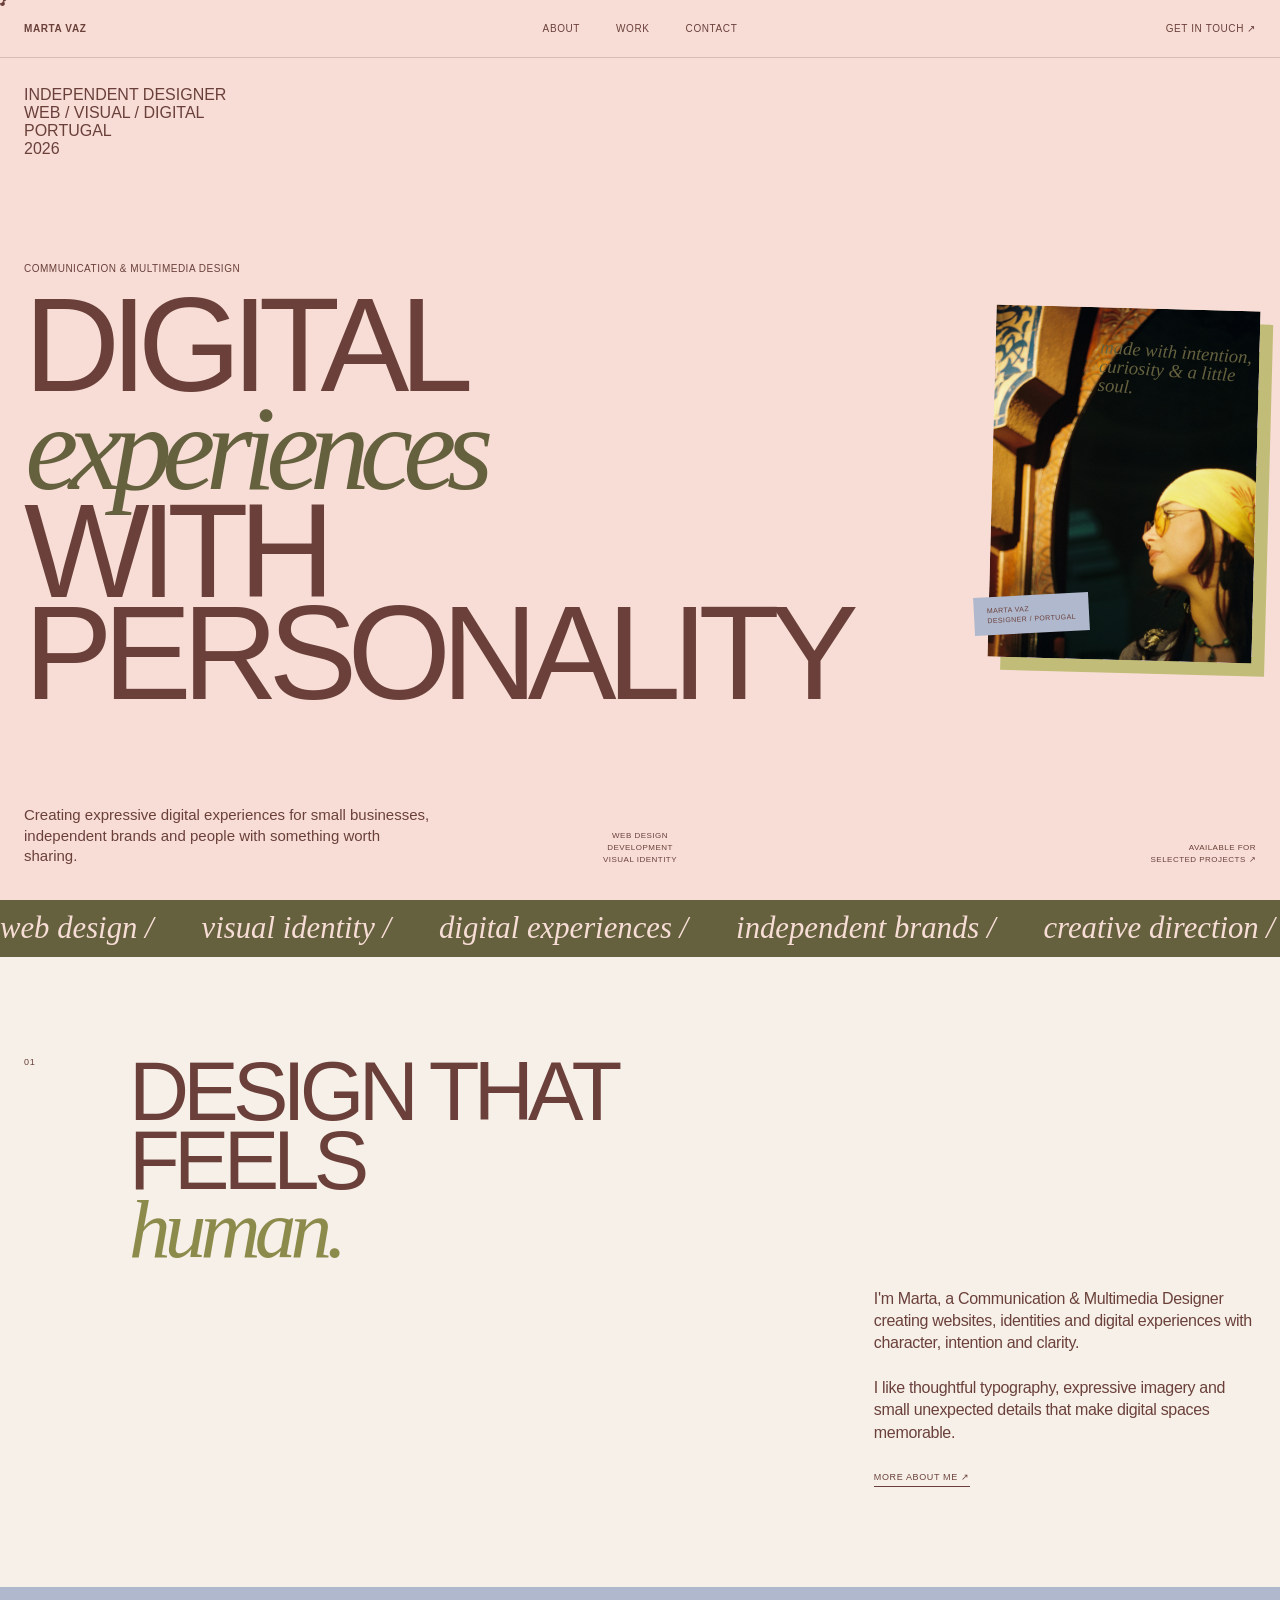
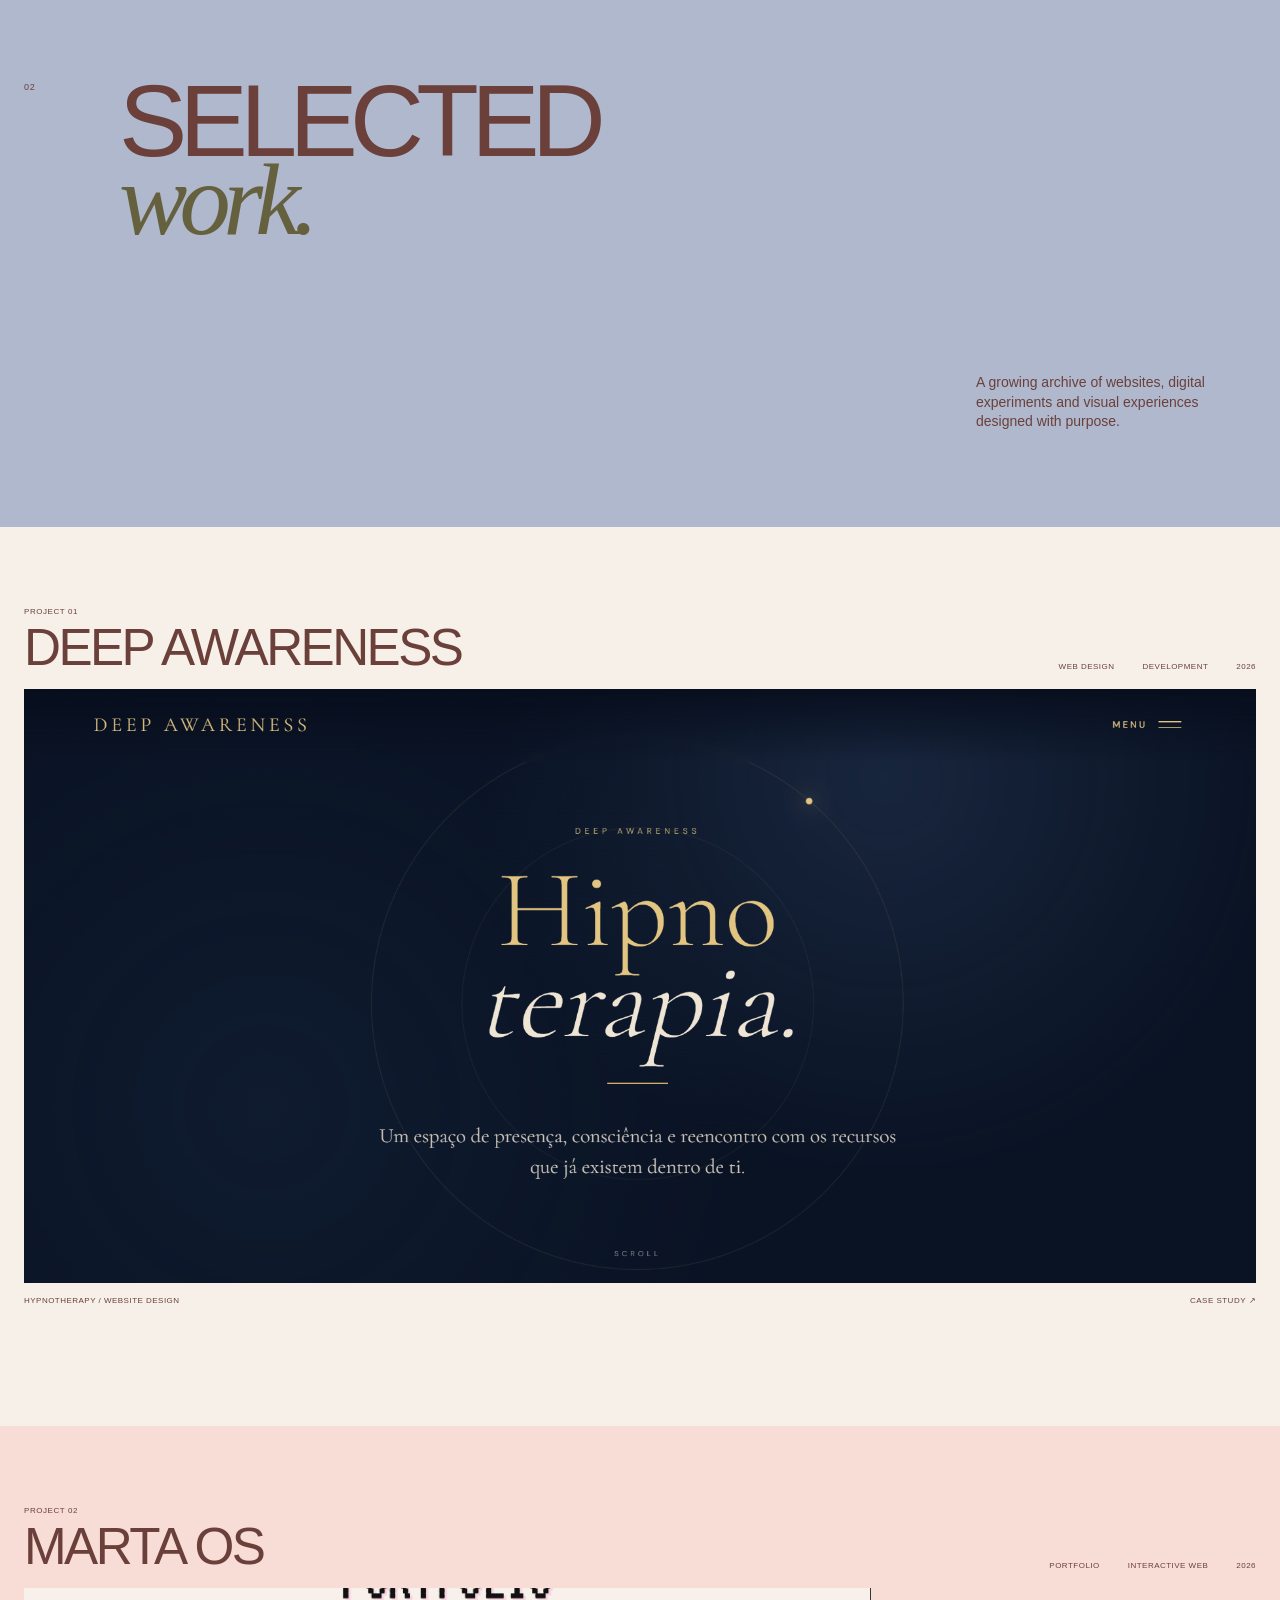
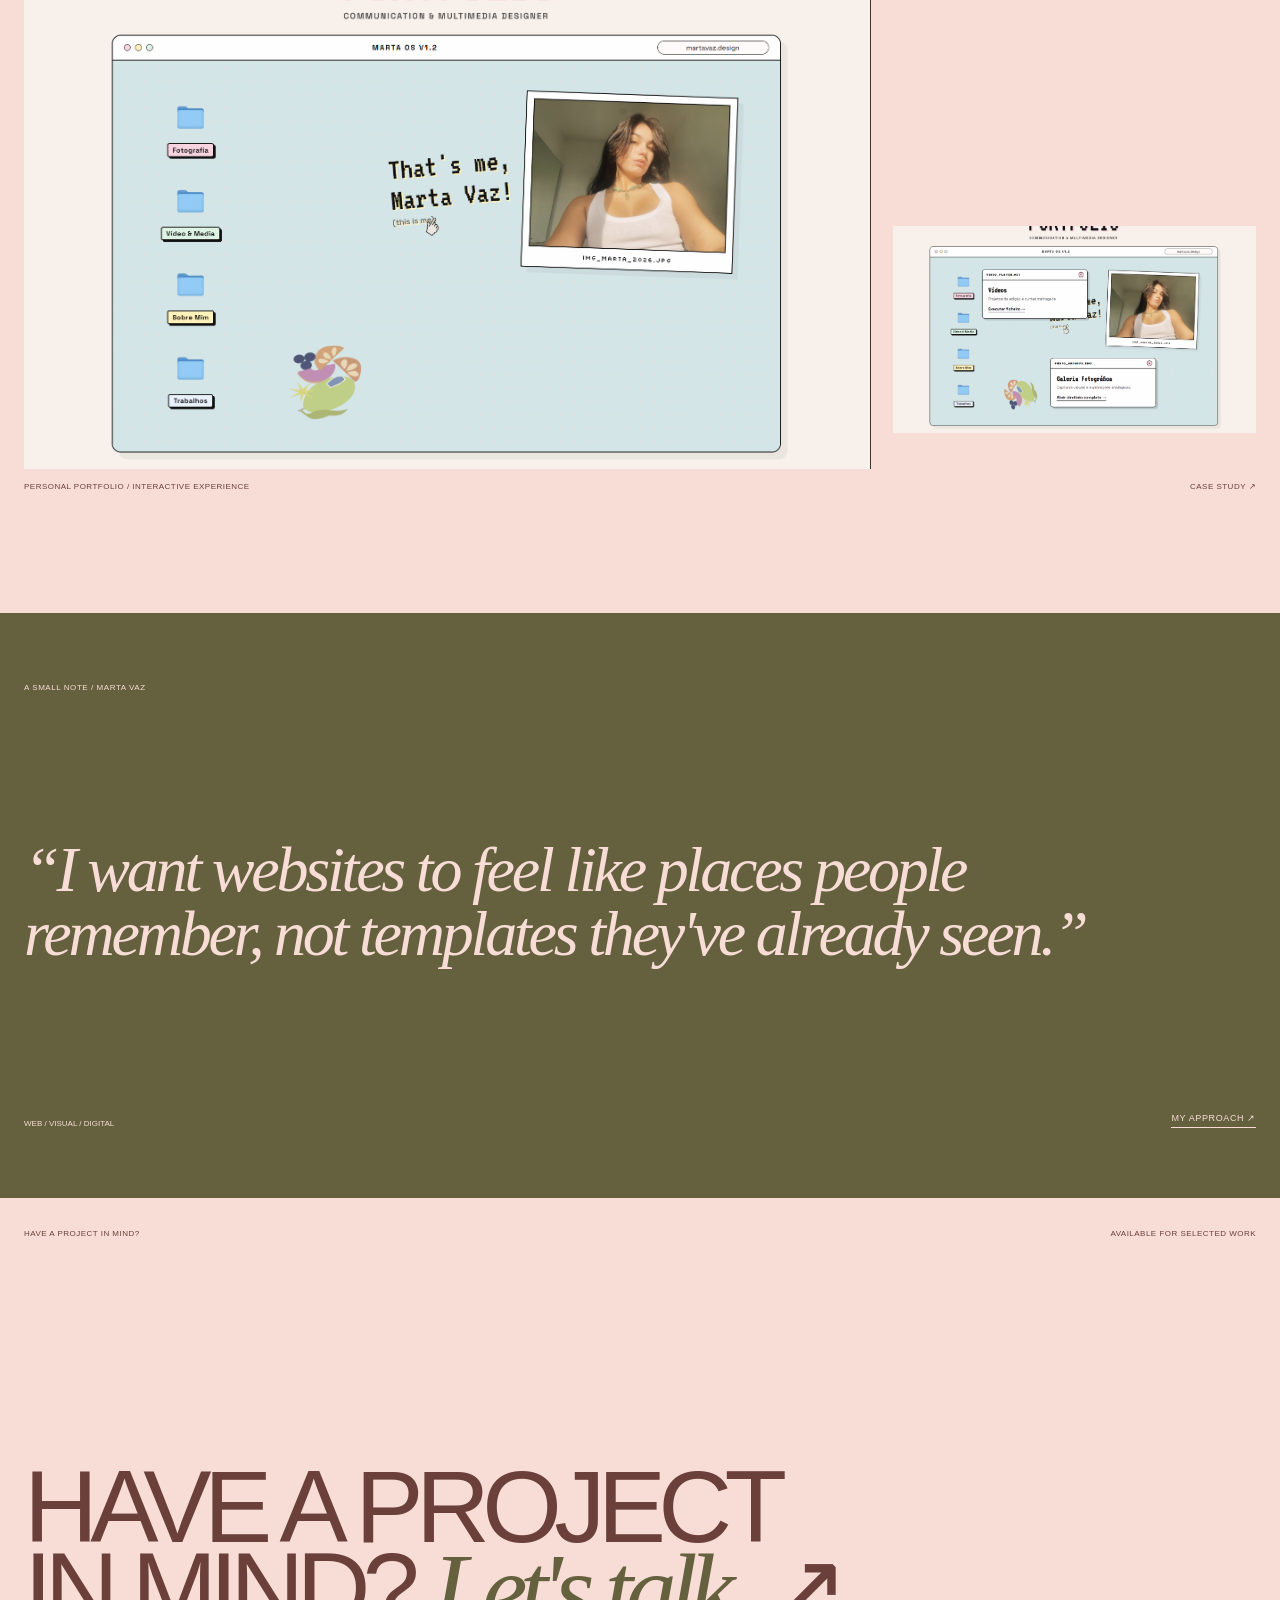
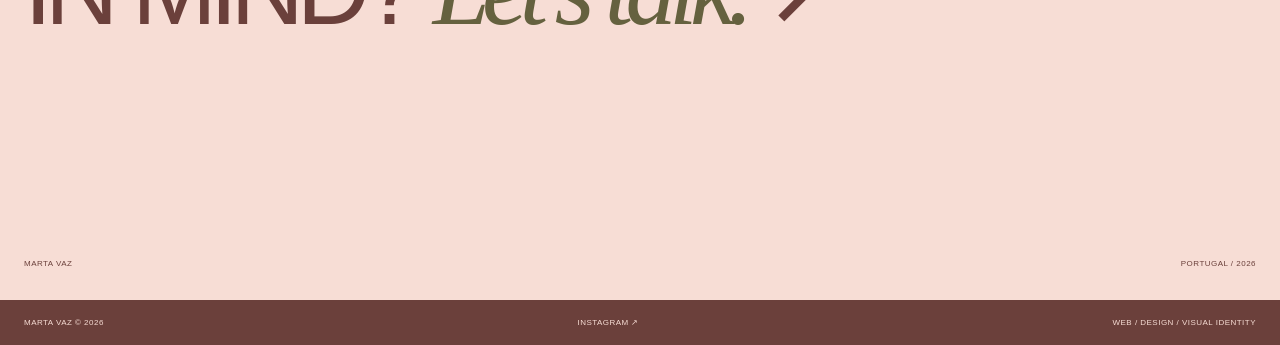
<file: index.html>
<!DOCTYPE html>
<html lang="en">

<head>

  <meta charset="UTF-8">

  <meta
    name="viewport"
    content="width=device-width, initial-scale=1.0"
  >

  <meta
    name="description"
    content="Marta Vaz — Communication & Multimedia Designer focused on web design, visual identity and digital experiences."
  >

  <title>Marta Vaz — Web & Visual Designer</title>


  <style>

    /* =========================================================
       COLOURS
    ========================================================= */

    :root {

      --peony: #F7DDD5;
      --rose: #D8A4AF;
      --cacao: #6B403B;

      --lavender: #CCC3D1;

      --leaf: #C1BC77;
      --grass: #8D8B4C;
      --jungle: #65613F;

      --sky: #AFB8CD;

      --cream: #F6F0E8;
      --black: #151515;
      --white: #FFFDF8;

    }


    /* =========================================================
       RESET
    ========================================================= */

    * {
      margin: 0;
      padding: 0;
      box-sizing: border-box;
    }


    html {
      scroll-behavior: smooth;
    }


    body {

      background: var(--cream);
      color: var(--cacao);

      font-family:
        Arial,
        Helvetica,
        sans-serif;

      overflow-x: hidden;

    }


    img {
      display: block;
      width: 100%;
      max-width: 100%;
    }


    a {
      color: inherit;
      text-decoration: none;
    }


    ::selection {
      background: var(--cacao);
      color: var(--peony);
    }


    /* =========================================================
       CUSTOM CURSOR
    ========================================================= */

    .cursor {

      position: fixed;

      left: 0;
      top: 0;

      width: 32px;
      height: 32px;

      border-radius: 50%;

      display: flex;
      align-items: center;
      justify-content: center;

      background: var(--peony);
      color: var(--cacao);

      pointer-events: none;

      z-index: 9999;

      transform: translate(-50%, -50%);

      font-size: 17px;

      transition:
        width 0.25s ease,
        height 0.25s ease,
        background 0.25s ease,
        color 0.25s ease,
        font-size 0.25s ease;

    }


    .cursor.project-mode {

      width: 84px;
      height: 84px;

      background: var(--cacao);
      color: var(--peony);

      font-size: 9px;
      letter-spacing: 0.08em;

    }


    .cursor-project-text {
      display: none;
    }


    .cursor.project-mode .cursor-flower {
      display: none;
    }


    .cursor.project-mode .cursor-project-text {
      display: block;
    }


    @media (pointer: fine) {

      body,
      a {
        cursor: none;
      }

    }


    @media (pointer: coarse) {

      .cursor {
        display: none;
      }

    }


    /* =========================================================
       HEADER
    ========================================================= */

    .header {

      min-height: 58px;

      padding:
        17px
        24px;

      display: grid;

      grid-template-columns:
        1fr
        auto
        1fr;

      align-items: center;

      border-bottom:
        1px solid
        rgba(107, 64, 59, 0.22);

      background: var(--peony);

      font-size: 10px;
      letter-spacing: 0.06em;

      position: relative;
      z-index: 100;

    }


    .logo {
      font-weight: 700;
    }


    .nav {

      display: flex;
      gap: 36px;

    }


    .top-contact {
      justify-self: end;
    }


    .nav a,
    .top-contact {

      position: relative;

    }


    .nav a::after,
    .top-contact::after {

      content: "";

      position: absolute;

      left: 0;
      bottom: -5px;

      width: 0;
      height: 1px;

      background: currentColor;

      transition:
        width 0.3s ease;

    }


    .nav a:hover::after,
    .top-contact:hover::after {
      width: 100%;
    }


  /* =========================================================
   HERO — REBALANCED DESKTOP
========================================================= */

.hero {

  min-height: calc(100vh - 58px);

  padding:
    28px
    24px
    34px;

  background: var(--peony);

  display: flex;
  flex-direction: column;

  justify-content: space-between;

  overflow: hidden;

}


.hero-main {

  width: 100%;

  max-width: none;

  margin:
    25px
    0
    20px;

  display: grid;

  grid-template-columns:
    minmax(0, 1.45fr)
    minmax(260px, 0.42fr);

  gap: 55px;

  align-items: center;

}


.hero-kicker {

  margin-bottom: 20px;

  font-size: 10px;

  letter-spacing: 0.05em;

}


.hero-title {

  width: 100%;

  font-size:
    clamp(
      88px,
      10.4vw,
      175px
    );

  line-height: 0.77;

  letter-spacing: -0.073em;

  font-weight: 500;

}


.hero-title span {
  display: block;
}


.hero-title .serif {

  font-family:
    Georgia,
    "Times New Roman",
    serif;

  font-style: italic;
  font-weight: 400;

  color: var(--jungle);

  font-size: 0.9em;

  line-height: 0.86;

  margin-left: 0.01em;

}


/* FOTO */

.hero-photo-area {

  position: relative;

  display: flex;

  align-items: center;
  justify-content: center;

}


.hero-photo {

  width:
    min(
      25vw,
      355px
    );

  aspect-ratio:
    3 / 4;

  overflow: hidden;

  transform:
    rotate(1.5deg);

  box-shadow:
    13px
    13px
    0
    var(--leaf);

}


.hero-photo img {

  width: 100%;
  height: 100%;

  object-fit: cover;
  object-position: center;

}


.hero-note {

  position: absolute;

  right: -18px;
  top: 10%;

  width: 175px;

  font-family:
    Georgia,
    "Times New Roman",
    serif;

  font-size:
    clamp(
      16px,
      1.45vw,
      23px
    );

  font-style: italic;

  line-height: 1.03;

  color: var(--jungle);

  transform:
    rotate(4deg);

}


.hero-photo-label {

  position: absolute;

  left: -18px;
  bottom: 28px;

  padding:
    9px
    13px;

  background: var(--sky);

  font-size: 7px;

  line-height: 1.4;

  letter-spacing: 0.06em;

  transform:
    rotate(-3deg);

}


/* HERO BOTTOM */

.hero-bottom {

  display: grid;

  grid-template-columns:
    1fr
    auto
    1fr;

  gap: 30px;

  align-items: end;

}


.hero-description {

  max-width: 410px;

  font-size: 15px;

  line-height: 1.35;

}


.hero-services,
.hero-availability {

  font-size: 8px;

  line-height: 1.5;

  letter-spacing: 0.06em;

}


.hero-services {
  text-align: center;
}


.hero-availability {
  text-align: right;
}

    /* =========================================================
       TICKER
    ========================================================= */

    .ticker {

      overflow: hidden;

      padding:
        11px
        0;

      background: var(--jungle);
      color: var(--peony);

      white-space: nowrap;

    }


    .ticker-track {

      width: max-content;

      display: flex;

      gap: 48px;

      animation:
        tickerMove
        30s
        linear
        infinite;

    }


    .ticker span {

      font-family:
        Georgia,
        "Times New Roman",
        serif;

      font-style: italic;

      font-size:
        clamp(
          22px,
          2.4vw,
          38px
        );

    }


    @keyframes tickerMove {

      from {
        transform: translateX(0);
      }

      to {
        transform: translateX(-50%);
      }

    }


    /* =========================================================
       ABOUT PREVIEW
    ========================================================= */

    .about-home {

      min-height: 70vh;

      padding:
        100px
        24px;

      display: grid;

      grid-template-columns:
        70px
        1.3fr
        0.7fr;

      gap: 35px;

      background: var(--cream);

    }


    .section-number {

      font-size: 9px;

      letter-spacing: 0.07em;

    }


    .about-home-title {

      font-size:
        clamp(
          58px,
          6.5vw,
          105px
        );

      line-height: 0.83;

      letter-spacing: -0.07em;

      font-weight: 500;

    }


    .about-home-title em {

      display: block;

      font-family:
        Georgia,
        "Times New Roman",
        serif;

      color: var(--grass);

      font-weight: 400;

    }


    .about-home-copy {

      align-self: end;

      max-width: 430px;

    }


    .about-home-copy p {

      margin-bottom: 22px;

      font-size:
        clamp(
          16px,
          1.25vw,
          20px
        );

      line-height: 1.4;

      letter-spacing: -0.02em;

    }


    .text-link {

      display: inline-block;

      padding-bottom: 4px;

      border-bottom:
        1px solid
        currentColor;

      font-size: 9px;
      letter-spacing: 0.07em;

    }


    /* =========================================================
       WORK INTRO
    ========================================================= */

    .work-intro {

      min-height: 60vh;

      padding:
        95px
        24px;

      background: var(--sky);

      display: grid;

      grid-template-columns:
        70px
        1fr
        280px;

      gap: 25px;

    }


    .work-title {

      font-size:
        clamp(
          64px,
          8vw,
          125px
        );

      line-height: 0.77;

      letter-spacing: -0.075em;

      font-weight: 500;

    }


    .work-title em {

      display: block;

      font-family:
        Georgia,
        "Times New Roman",
        serif;

      color: var(--jungle);

      font-weight: 400;

    }


    .work-copy {

      align-self: end;

      max-width: 240px;

      font-size: 14px;

      line-height: 1.4;

    }


    /* =========================================================
       PROJECTS
    ========================================================= */

    .project {

      padding:
        80px
        24px
        120px;

      background: var(--cream);

    }


    .project.alt {
      background: var(--peony);
    }


    .project-header {

      display: grid;

      grid-template-columns:
        1fr
        auto;

      gap: 30px;

      align-items: end;

      margin-bottom: 18px;

    }


    .project-number {

      display: block;

      margin-bottom: 8px;

      font-size: 8px;

      letter-spacing: 0.07em;

    }


    .project-title {

      font-size:
        clamp(
          36px,
          4vw,
          62px
        );

      line-height: 0.92;

      letter-spacing: -0.05em;

      font-weight: 500;

    }


    .project-meta {

      display: flex;

      gap: 28px;

      font-size: 8px;

      letter-spacing: 0.06em;

    }


    .project-image {

      width: 100%;

      position: relative;

      overflow: hidden;

      background: var(--black);

    }


    .project-image img {

      width: 100%;
      height: auto;

      transition:
        transform
        0.7s
        ease,
        filter
        0.4s
        ease;

    }


    .project-image:hover img {

      transform: scale(1.02);

      filter: brightness(0.85);

    }


    .project-hover-label {

      position: absolute;

      left: 50%;
      top: 50%;

      transform:
        translate(-50%, -50%);

      color: var(--white);

      font-size: 9px;
      letter-spacing: 0.08em;

      opacity: 0;

      transition:
        opacity
        0.3s
        ease;

    }


    .project-image:hover
    .project-hover-label {
      opacity: 1;
    }


    .project-layout-editorial {

      display: grid;

      grid-template-columns:
        1.4fr
        0.6fr;

      gap: 22px;

      align-items: end;

    }


    .project-secondary-image {

      width: 100%;

      margin-bottom: 10%;

      overflow: hidden;

    }


    .project-secondary-image img {

      transition:
        transform
        0.6s
        ease;

    }


    .project-secondary-image:hover img {
      transform: scale(1.02);
    }


    .project-bottom {

      margin-top: 12px;

      display: flex;

      justify-content: space-between;

      gap: 20px;

      font-size: 8px;

      line-height: 1.4;
      letter-spacing: 0.06em;

    }


    /* =========================================================
       STATEMENT
    ========================================================= */

    .statement {

      min-height: 65vh;

      padding:
        70px
        24px;

      background: var(--jungle);
      color: var(--peony);

      display: flex;

      flex-direction: column;

      justify-content: space-between;

    }


    .statement-label {

      font-size: 8px;

      letter-spacing: 0.07em;

    }


    .statement-text {

      max-width: 1100px;

      font-family:
        Georgia,
        "Times New Roman",
        serif;

      font-size:
        clamp(
          42px,
          5vw,
          80px
        );

      line-height: 1;

      letter-spacing: -0.05em;

      font-style: italic;

    }


    .statement-bottom {

      display: flex;

      justify-content: space-between;

      align-items: end;

      gap: 30px;

      font-size: 8px;

    }


    /* =========================================================
       CONTACT
    ========================================================= */

    .contact-section {

      min-height: 78vh;

      padding:
        30px
        24px;

      background: var(--peony);

      display: flex;

      flex-direction: column;

      justify-content: space-between;

    }


    .contact-meta {

      display: flex;

      justify-content: space-between;

      gap: 30px;

      font-size: 8px;

      line-height: 1.4;
      letter-spacing: 0.06em;

    }


    .contact-title {

      font-size:
        clamp(
          58px,
          8vw,
          125px
        );

      line-height: 0.8;

      letter-spacing: -0.075em;

      font-weight: 500;

    }


    .contact-title em {

      font-family:
        Georgia,
        "Times New Roman",
        serif;

      color: var(--jungle);

      font-weight: 400;

    }


    /* =========================================================
       FOOTER
    ========================================================= */

    footer {

      padding:
        18px
        24px;

      background: var(--cacao);
      color: var(--peony);

      display: flex;

      justify-content: space-between;

      gap: 25px;

      font-size: 8px;

      letter-spacing: 0.06em;

    }


    /* =========================================================
       REVEAL
    ========================================================= */

    .reveal {

      opacity: 0;

      transform:
        translateY(28px);

      transition:
        opacity 0.8s ease,
        transform 0.8s ease;

    }


    .reveal.visible {

      opacity: 1;

      transform: translateY(0);

    }


    /* =========================================================
       LAPTOP / TABLET LANDSCAPE
    ========================================================= */

    @media (min-width: 701px) and (max-width: 1150px) {

      .hero-main {

        grid-template-columns:
          minmax(0, 1fr)
          280px;

        gap: 28px;

      }


      .hero-title {

        font-size:
          clamp(
            64px,
            7vw,
            92px
          );

      }


      .hero-photo {

        width:
          min(
            28vw,
            280px
          );

      }


      .hero-note {

        width: 125px;

        font-size: 15px;

      }


      .about-home {

        grid-template-columns:
          55px
          1fr;

      }


      .about-home-copy {

        grid-column: 2;

        margin-top: 45px;

      }


      .work-intro {

        grid-template-columns:
          55px
          1fr;

      }


      .work-copy {

        grid-column: 2;

        margin-top: 45px;

      }


      .project-meta {
        display: none;
      }

    }


    /* =========================================================
       MOBILE
    ========================================================= */

    @media (max-width: 700px) {


      .header {

        min-height: 54px;

        padding:
          15px
          16px;

        grid-template-columns:
          1fr
          auto;

      }


      .nav {
        display: none;
      }


      .top-contact {
        font-size: 8px;
      }


      .hero {

        min-height: auto;

        padding:
          22px
          16px
          36px;

        display: block;

      }


      .hero-meta {

        margin-bottom: 55px;

        font-size: 7px;

      }


      .hero-main {

        display: flex;

        flex-direction: column;

        gap: 50px;

        margin: 0;

      }


      .hero-kicker {

        margin-bottom: 18px;

        font-size: 8px;

      }


      .hero-title {

        font-size:
          clamp(
            55px,
            17vw,
            88px
          );

        line-height: 0.84;

      }


      .hero-photo-area {

        width: 100%;

        justify-content: flex-end;

      }


      .hero-photo {

        width: 64vw;

        max-width: 300px;

        margin-right: 8px;

        box-shadow:
          9px
          9px
          0
          var(--leaf);

      }


      .hero-note {

        left: 0;
        right: auto;

        top: 12%;

        width: 105px;

        font-size: 14px;

        transform:
          rotate(-4deg);

      }


      .hero-photo-label {

        left: 0;

        bottom: 24px;

        font-size: 7px;

      }


      .hero-bottom {

        margin-top: 60px;

        display: flex;

        flex-direction: column;

        align-items: flex-start;

        gap: 22px;

      }


      .hero-description {

        max-width: 310px;

        font-size: 15px;

      }


      .hero-services {

        text-align: left;

        font-size: 8px;

      }


      .hero-availability {
        display: none;
      }


      .ticker span {
        font-size: 22px;
      }


      .about-home {

        min-height: auto;

        padding:
          80px
          16px;

        display: block;

      }


      .about-home .section-number {

        display: block;

        margin-bottom: 32px;

      }


      .about-home-title {

        font-size:
          clamp(
            52px,
            15vw,
            82px
          );

      }


      .about-home-copy {

        margin-top: 48px;

      }


      .about-home-copy p {

        font-size: 16px;

      }


      .work-intro {

        min-height: auto;

        padding:
          80px
          16px;

        display: block;

      }


      .work-intro .section-number {

        display: block;

        margin-bottom: 32px;

      }


      .work-title {

        font-size:
          clamp(
            58px,
            17vw,
            92px
          );

      }


      .work-copy {

        margin-top: 48px;

        max-width: 320px;

      }


      .project,
      .project.alt {

        padding:
          65px
          16px
          85px;

      }


      .project-header {

        display: block;

        margin-bottom: 20px;

      }


      .project-title {

        font-size:
          clamp(
            36px,
            10vw,
            54px
          );

      }


      .project-meta {
        display: none;
      }


      .project-image img {
        transform: none;
      }


      .project-hover-label {
        display: none;
      }


      .project-layout-editorial {

        display: flex;

        flex-direction: column;

        gap: 18px;

      }


      .project-secondary-image {

        width: 72%;

        margin:
          0
          0
          0
          auto;

      }


      .project-bottom {

        flex-direction: column;

        align-items: flex-start;

        gap: 7px;

      }


      .statement {

        min-height: auto;

        padding:
          70px
          16px;

      }


      .statement-label {

        margin-bottom: 90px;

      }


      .statement-text {

        font-size:
          clamp(
            38px,
            10vw,
            58px
          );

      }


      .statement-bottom {

        margin-top: 80px;

        flex-direction: column;

        align-items: flex-start;

        gap: 22px;

      }


      .contact-section {

        min-height: auto;

        padding:
          26px
          16px
          30px;

      }


      .contact-meta {

        font-size: 7px;

      }


      .contact-title {

        margin:
          115px
          0;

        font-size:
          clamp(
            52px,
            15vw,
            84px
          );

      }


      footer {

        padding:
          18px
          16px;

        flex-direction: column;

        align-items: flex-start;

        gap: 10px;

      }


      .cursor {
        display: none !important;
      }

    }


    /* =========================================================
       VERY SMALL
    ========================================================= */

    @media (max-width: 390px) {

      .hero-title {
        font-size: 16vw;
      }

      .hero-photo {
        width: 68vw;
      }

      .about-home-title {
        font-size: 14vw;
      }

      .work-title {
        font-size: 16vw;
      }

      .contact-title {
        font-size: 14vw;
      }

    }


    /* =========================================================
       REDUCED MOTION
    ========================================================= */

    @media (prefers-reduced-motion: reduce) {

      *,
      *::before,
      *::after {

        animation-duration:
          0.01ms !important;

        transition-duration:
          0.01ms !important;

      }

    }

  </style>

</head>


<body>


  <div class="cursor">

    <span class="cursor-flower">
      ✿
    </span>

    <span class="cursor-project-text">
      VIEW ↗
    </span>

  </div>


  <!-- HEADER -->

  <header class="header">

    <a
      href="index.html"
      class="logo"
    >
      MARTA VAZ
    </a>


    <nav class="nav">

      <a href="about.html">
        ABOUT
      </a>

      <a href="#work">
        WORK
      </a>

      <a href="contact.html">
        CONTACT
      </a>

    </nav>


    <a
      href="contact.html"
      class="top-contact"
    >
      GET IN TOUCH ↗
    </a>

  </header>


  <main>


    <!-- HERO -->

    <section class="hero">


      <div class="hero-meta">

        <div>
          INDEPENDENT DESIGNER<br>
          WEB / VISUAL / DIGITAL
        </div>

        <div class="hero-meta-right">
          PORTUGAL<br>
          2026
        </div>

      </div>


      <div class="hero-main">


        <div>

          <p class="hero-kicker">
            COMMUNICATION & MULTIMEDIA DESIGN
          </p>


          <h1 class="hero-title">

            <span>
              DIGITAL
            </span>

            <span class="serif">
              experiences
            </span>

            <span>
              WITH PERSONALITY
            </span>

          </h1>

        </div>


        <div class="hero-photo-area">


          <div class="hero-photo">

            <img
              src="./imagens/marta3.JPG"
              alt="Marta Vaz"
            >

          </div>


          <p class="hero-note">
            made with intention,
            curiosity & a little soul.
          </p>


          <p class="hero-photo-label">
            MARTA VAZ<br>
            DESIGNER / PORTUGAL
          </p>


        </div>


      </div>


      <div class="hero-bottom">

        <p class="hero-description">
          Creating expressive digital experiences
          for small businesses, independent brands
          and people with something worth sharing.
        </p>


        <p class="hero-services">
          WEB DESIGN<br>
          DEVELOPMENT<br>
          VISUAL IDENTITY
        </p>


        <p class="hero-availability">
          AVAILABLE FOR<br>
          SELECTED PROJECTS ↗
        </p>

      </div>


    </section>


    <!-- TICKER -->

    <section class="ticker">

      <div class="ticker-track">

        <span>web design /</span>
        <span>visual identity /</span>
        <span>digital experiences /</span>
        <span>independent brands /</span>
        <span>creative direction /</span>

        <span>web design /</span>
        <span>visual identity /</span>
        <span>digital experiences /</span>
        <span>independent brands /</span>
        <span>creative direction /</span>

      </div>

    </section>


    <!-- ABOUT -->

    <section class="about-home reveal">


      <span class="section-number">
        01
      </span>


      <h2 class="about-home-title">

        DESIGN THAT<br>
        FEELS

        <em>
          human.
        </em>

      </h2>


      <div class="about-home-copy">

        <p>
          I'm Marta, a Communication & Multimedia
          Designer creating websites, identities
          and digital experiences with character,
          intention and clarity.
        </p>

        <p>
          I like thoughtful typography,
          expressive imagery and small unexpected
          details that make digital spaces memorable.
        </p>

        <a
          href="about.html"
          class="text-link"
        >
          MORE ABOUT ME ↗
        </a>

      </div>


    </section>


    <!-- WORK -->

    <section
      class="work-intro reveal"
      id="work"
    >


      <span class="section-number">
        02
      </span>


      <h2 class="work-title">

        SELECTED

        <em>
          work.
        </em>

      </h2>


      <p class="work-copy">
        A growing archive of websites,
        digital experiments and visual
        experiences designed with purpose.
      </p>


    </section>


    <!-- DEEP AWARENESS -->

    <section class="project reveal">


      <div class="project-header">


        <div>

          <span class="project-number">
            PROJECT 01
          </span>

          <h3 class="project-title">
            DEEP AWARENESS
          </h3>

        </div>


        <div class="project-meta">

          <span>WEB DESIGN</span>
          <span>DEVELOPMENT</span>
          <span>2026</span>

        </div>


      </div>


      <a
        href="./designs/deep-awareness.html"
        class="project-link"
      >

        <div class="project-image">

          <img
            src="./imagens/deep-awareness-03.png"
            alt="Deep Awareness website"
          >

          <span class="project-hover-label">
            VIEW PROJECT ↗
          </span>

        </div>

      </a>


      <div class="project-bottom">

        <span>
          HYPNOTHERAPY / WEBSITE DESIGN
        </span>

        <a href="./designs/deep-awareness.html">
          CASE STUDY ↗
        </a>

      </div>


    </section>


    <!-- MARTA OS -->

    <section class="project alt reveal">


      <div class="project-header">


        <div>

          <span class="project-number">
            PROJECT 02
          </span>

          <h3 class="project-title">
            MARTA OS
          </h3>

        </div>


        <div class="project-meta">

          <span>PORTFOLIO</span>
          <span>INTERACTIVE WEB</span>
          <span>2026</span>

        </div>


      </div>


      <a
        href="./designs/marta-os.html"
        class="project-link"
      >


        <div class="project-layout-editorial">


          <div class="project-image">

            <img
              src="./imagens/marta-os-01.png"
              alt="Marta OS portfolio"
            >

            <span class="project-hover-label">
              VIEW PROJECT ↗
            </span>

          </div>


          <div class="project-secondary-image">

            <img
              src="./imagens/marta-os-02.png"
              alt="Marta OS interface"
            >

          </div>


        </div>


      </a>


      <div class="project-bottom">

        <span>
          PERSONAL PORTFOLIO /
          INTERACTIVE EXPERIENCE
        </span>

        <a href="./designs/marta-os.html">
          CASE STUDY ↗
        </a>

      </div>


    </section>


    <!-- STATEMENT -->

    <section class="statement reveal">


      <p class="statement-label">
        A SMALL NOTE / MARTA VAZ
      </p>


      <p class="statement-text">
        “I want websites to feel like places
        people remember, not templates
        they've already seen.”
      </p>


      <div class="statement-bottom">

        <span>
          WEB / VISUAL / DIGITAL
        </span>

        <a
          href="about.html"
          class="text-link"
        >
          MY APPROACH ↗
        </a>

      </div>


    </section>


    <!-- CONTACT -->

    <section class="contact-section reveal">


      <div class="contact-meta">

        <span>
          HAVE A PROJECT IN MIND?
        </span>

        <span>
          AVAILABLE FOR SELECTED WORK
        </span>

      </div>


  
     <a
    href="contact.html"
    class="contact-title external-link"
>
    HAVE A PROJECT<br>

    IN MIND?

    <em>
        Let's talk.
    </em>

    ↗
</a>

      <div class="contact-meta">

        <span>
          MARTA VAZ
        </span>

        <span>
          PORTUGAL / 2026
        </span>

      </div>


    </section>


  </main>


  <footer>

    <span>
      MARTA VAZ © 2026
    </span>

    <a href="https://www.instagram.com/_.martavaz._">
      INSTAGRAM ↗
    </a>

    <span>
      WEB / DESIGN / VISUAL IDENTITY
    </span>

  </footer>


  <script>

    /* REVEAL */

    const revealElements =
      document.querySelectorAll(".reveal");


    const observer =
      new IntersectionObserver(

        (entries) => {

          entries.forEach((entry) => {

            if (entry.isIntersecting) {

              entry.target
                .classList
                .add("visible");

              observer
                .unobserve(entry.target);

            }

          });

        },

        {
          threshold: 0.08
        }

      );


    revealElements.forEach((element) => {

      observer.observe(element);

    });



    /* CURSOR */

    const cursor =
      document.querySelector(".cursor");


    const finePointer =
      window.matchMedia("(pointer: fine)");


    if (finePointer.matches) {


      document.addEventListener(

        "mousemove",

        (event) => {

          cursor.style.left =
            event.clientX + "px";

          cursor.style.top =
            event.clientY + "px";

        }

      );


      const projects =
        document.querySelectorAll(".project-link");


      projects.forEach((project) => {


        project.addEventListener(
          "mouseenter",
          () => {
            cursor.classList.add("project-mode");
          }
        );


        project.addEventListener(
          "mouseleave",
          () => {
            cursor.classList.remove("project-mode");
          }
        );


      });


    }


  </script>


</body>

</html>
</file>
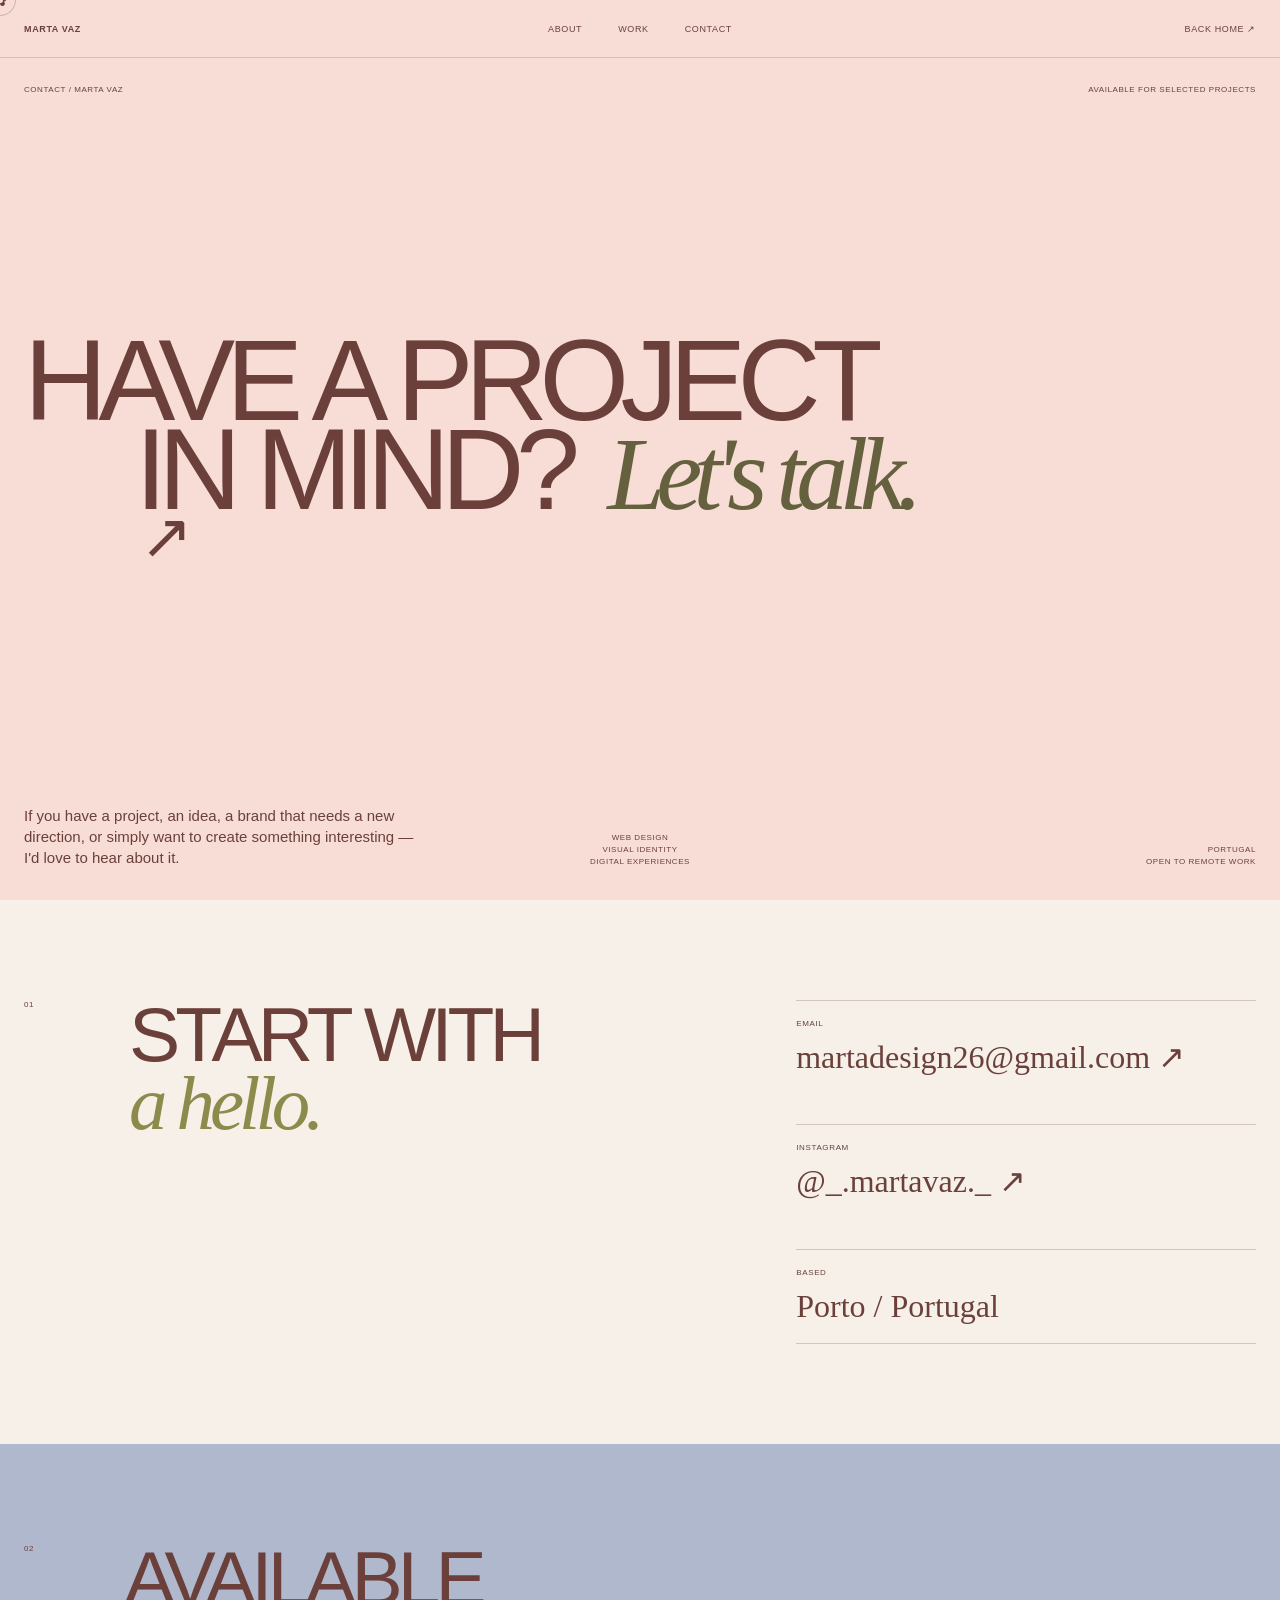
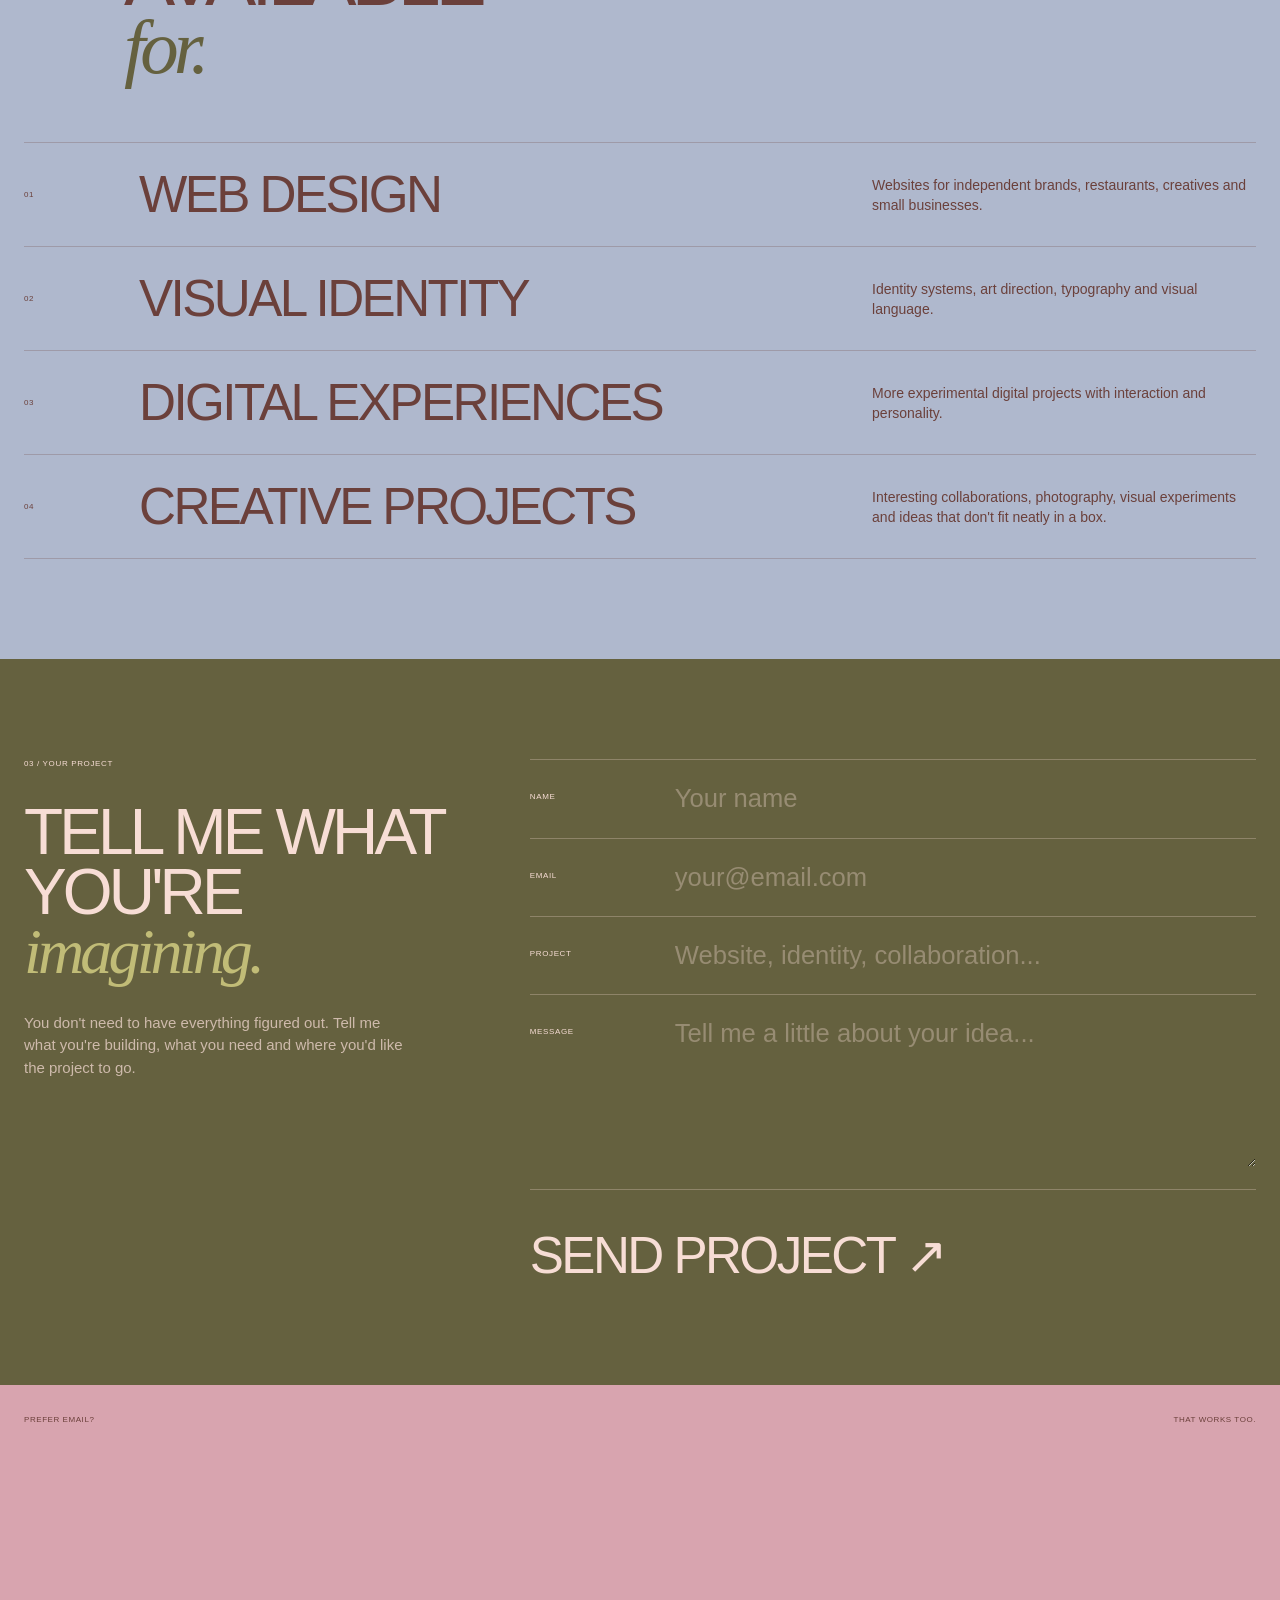
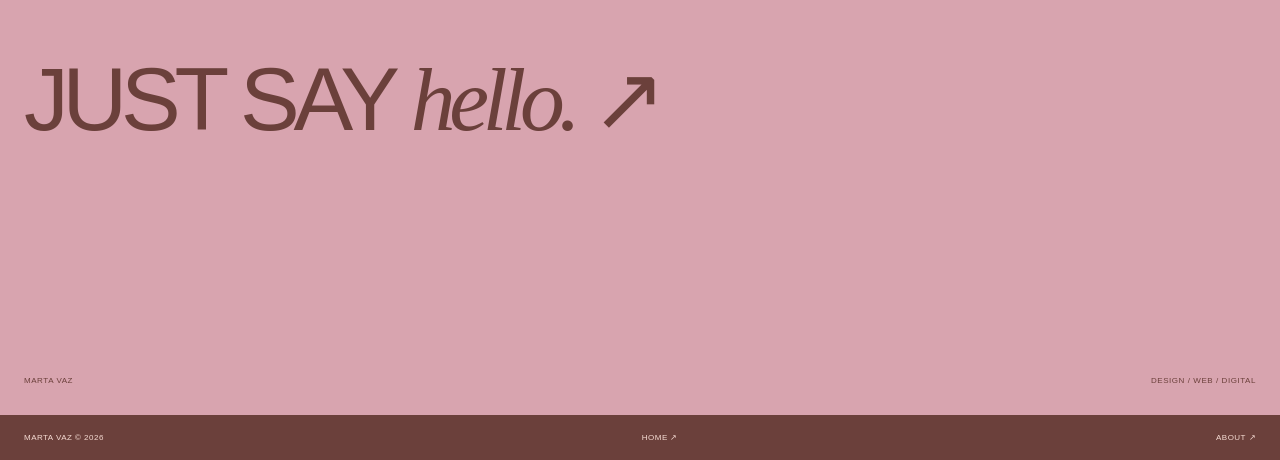
<file: contact.html>
<!DOCTYPE html>
<html lang="en">

<head>

  <meta charset="UTF-8">

  <meta
    name="viewport"
    content="width=device-width, initial-scale=1.0"
  >

  <meta
    name="description"
    content="Contact Marta Vaz — Web design, visual identity and digital projects."
  >

  <title>Contact — Marta Vaz</title>


  <style>

    /* =========================================================
       COLOURS
    ========================================================= */

    :root {

      --peony: #F7DDD5;
      --rose: #D8A4AF;
      --cacao: #6B403B;

      --lavender: #CCC3D1;

      --leaf: #C1BC77;
      --grass: #8D8B4C;
      --jungle: #65613F;

      --sky: #AFB8CD;

      --cream: #F6F0E8;
      --black: #151515;
      --white: #FFFDF8;

    }


    /* =========================================================
       RESET
    ========================================================= */

    * {
      margin: 0;
      padding: 0;
      box-sizing: border-box;
    }


    html {
      scroll-behavior: smooth;
    }


    body {

      background: var(--peony);
      color: var(--cacao);

      font-family:
        Arial,
        Helvetica,
        sans-serif;

      overflow-x: hidden;

    }


    a {
      color: inherit;
      text-decoration: none;
    }


    input,
    textarea,
    button {
      font: inherit;
    }


    ::selection {
      background: var(--cacao);
      color: var(--peony);
    }


    /* =========================================================
       CURSOR
    ========================================================= */

    .cursor {

      position: fixed;

      left: 0;
      top: 0;

      width: 32px;
      height: 32px;

      border-radius: 50%;

      display: flex;
      align-items: center;
      justify-content: center;

      background: var(--peony);
      color: var(--cacao);

      pointer-events: none;

      z-index: 9999;

      transform:
        translate(-50%, -50%);

      font-size: 17px;

      border:
        1px solid
        rgba(107, 64, 59, 0.25);

      transition:
        width 0.25s ease,
        height 0.25s ease,
        background 0.25s ease,
        color 0.25s ease;

    }


    .cursor.link-mode {

      width: 88px;
      height: 88px;

      background: var(--cacao);
      color: var(--peony);

      font-size: 9px;
      letter-spacing: 0.08em;

    }


    .cursor-text {
      display: none;
    }


    .cursor.link-mode .cursor-flower {
      display: none;
    }


    .cursor.link-mode .cursor-text {
      display: block;
    }


    @media (pointer: fine) {

      body,
      a,
      button {
        cursor: none;
      }

    }


    @media (pointer: coarse) {

      .cursor {
        display: none;
      }

    }


    /* =========================================================
       HEADER
    ========================================================= */

    .header {

      min-height: 58px;

      padding:
        17px
        24px;

      display: grid;

      grid-template-columns:
        1fr
        auto
        1fr;

      align-items: center;

      border-bottom:
        1px solid
        rgba(107, 64, 59, 0.22);

      background: var(--peony);

      font-size: 9px;
      letter-spacing: 0.07em;

      position: relative;
      z-index: 100;

    }


    .logo {
      font-weight: 700;
    }


    .nav {

      display: flex;
      gap: 36px;

    }


    .header-right {
      justify-self: end;
    }


    .nav a,
    .header-right {
      position: relative;
    }


    .nav a::after,
    .header-right::after {

      content: "";

      position: absolute;

      left: 0;
      bottom: -5px;

      width: 0;
      height: 1px;

      background: currentColor;

      transition:
        width 0.3s ease;

    }


    .nav a:hover::after,
    .header-right:hover::after {
      width: 100%;
    }


    /* =========================================================
       HERO
    ========================================================= */

    .hero {

      min-height:
        calc(100vh - 58px);

      padding:
        26px
        24px
        32px;

      background: var(--peony);

      display: grid;

      grid-template-rows:
        auto
        1fr
        auto;

      gap: 25px;

      overflow: hidden;

    }


    /* TOP */

    .hero-meta {

      display: flex;

      justify-content: space-between;

      gap: 30px;

      font-size: 8px;

      letter-spacing: 0.07em;

      line-height: 1.4;

    }


    /* TITLE AREA */

    .hero-title-wrap {

      width: 100%;

      display: flex;

      align-items: center;

    }


    .hero-title {

      width: 100%;

      margin: 0;

      font-size:
        clamp(
          76px,
          9vw,
          150px
        );

      line-height: 0.77;

      letter-spacing: -0.075em;

      font-weight: 500;

    }


    .hero-title span {
      display: block;
    }


    .hero-title .line-two {

      margin-left: 9%;

    }


    .hero-title em {

      display: inline-block;

      margin-left: 0.12em;

      font-family:
        Georgia,
        "Times New Roman",
        serif;

      color: var(--jungle);

      font-style: italic;

      font-weight: 400;

      font-size: 0.9em;

    }


    .hero-arrow {

      display: inline-block;

      margin-left: 0.08em;

      font-size: 0.55em;

      vertical-align: middle;

      transform:
        translateY(-0.05em);

    }


    /* BOTTOM */

    .hero-bottom {

      width: 100%;

      display: grid;

      grid-template-columns:
        minmax(0, 1fr)
        auto
        minmax(0, 1fr);

      gap: 35px;

      align-items: end;

    }


    .hero-copy {

      max-width: 400px;

      font-size: 15px;

      line-height: 1.4;

    }


    .hero-center {

      min-width: 130px;

      text-align: center;

      font-size: 8px;

      letter-spacing: 0.07em;

      line-height: 1.5;

    }


    .hero-right {

      justify-self: end;

      min-width: 140px;

      text-align: right;

      font-size: 8px;

      letter-spacing: 0.07em;

      line-height: 1.5;

    }


    /* =========================================================
       CONTACT DETAILS
    ========================================================= */

    .contact-details {

      padding:
        100px
        24px;

      background: var(--cream);

      display: grid;

      grid-template-columns:
        70px
        1.1fr
        0.8fr;

      gap: 35px;

    }


    .section-number {

      font-size: 8px;

      letter-spacing: 0.07em;

    }


    .contact-details-title {

      font-size:
        clamp(
          52px,
          6vw,
          96px
        );

      line-height: 0.9;

      letter-spacing: -0.065em;

      font-weight: 500;

    }


    .contact-details-title em {

      display: block;

      font-family:
        Georgia,
        "Times New Roman",
        serif;

      color: var(--grass);

      font-weight: 400;

    }


    .contact-info {

      align-self: end;

      display: flex;

      flex-direction: column;

      gap: 30px;

    }


    .info-block {

      padding:
        18px
        0;

      border-top:
        1px solid
        rgba(107, 64, 59, 0.24);

    }


    .info-block:last-child {

      border-bottom:
        1px solid
        rgba(107, 64, 59, 0.24);

    }


    .info-label {

      display: block;

      margin-bottom: 10px;

      font-size: 8px;

      letter-spacing: 0.08em;

    }


    .info-link {

      font-family:
        Georgia,
        "Times New Roman",
        serif;

      font-size:
        clamp(
          24px,
          2.5vw,
          38px
        );

      line-height: 1.2;

      transition:
        color 0.3s ease,
        padding-left 0.3s ease;

    }


    a.info-link:hover {

      color: var(--grass);

      padding-left: 8px;

    }


    /* =========================================================
       AVAILABLE
    ========================================================= */

    .available {

      padding:
        100px
        24px;

      background: var(--sky);

    }


    .available-heading {

      display: grid;

      grid-template-columns:
        70px
        1fr;

      gap: 30px;

      margin-bottom: 60px;

    }


    .available-title {

      font-size:
        clamp(
          52px,
          6vw,
          96px
        );

      line-height: 0.9;

      letter-spacing: -0.065em;

      font-weight: 500;

    }


    .available-title em {

      display: block;

      font-family:
        Georgia,
        "Times New Roman",
        serif;

      color: var(--jungle);

      font-weight: 400;

    }


    .available-list {

      border-top:
        1px solid
        rgba(107, 64, 59, 0.25);

    }


    .available-item {

      padding:
        22px
        0;

      border-bottom:
        1px solid
        rgba(107, 64, 59, 0.25);

      display: grid;

      grid-template-columns:
        80px
        1fr
        0.55fr;

      gap: 35px;

      align-items: center;

      transition:
        padding-left 0.3s ease;

    }


    .available-item:hover {
      padding-left: 12px;
    }


    .available-number {

      font-size: 8px;

      letter-spacing: 0.07em;

    }


    .available-name {

      font-size:
        clamp(
          32px,
          4vw,
          60px
        );

      letter-spacing: -0.05em;

      font-weight: 500;

    }


    .available-copy {

      max-width: 380px;

      font-size: 14px;

      line-height: 1.45;

    }


    /* =========================================================
       FORM
    ========================================================= */

    .form-section {

      padding:
        100px
        24px;

      background: var(--jungle);

      color: var(--peony);

      display: grid;

      grid-template-columns:
        0.75fr
        1.25fr;

      gap: 70px;

    }


    .form-intro {

      position: sticky;

      top: 40px;

      align-self: start;

    }


    .form-label {

      margin-bottom: 35px;

      font-size: 8px;

      letter-spacing: 0.08em;

    }


    .form-title {

      font-size:
        clamp(
          46px,
          5vw,
          82px
        );

      line-height: 0.93;

      letter-spacing: -0.06em;

      font-weight: 500;

    }


    .form-title em {

      display: block;

      font-family:
        Georgia,
        "Times New Roman",
        serif;

      color: var(--leaf);

      font-weight: 400;

    }


    .form-copy {

      max-width: 390px;

      margin-top: 30px;

      font-size: 15px;

      line-height: 1.5;

      color:
        rgba(247, 221, 213, 0.72);

    }


    .contact-form {

      display: flex;

      flex-direction: column;

    }


    .form-row {

      padding:
        22px
        0;

      border-top:
        1px solid
        rgba(247, 221, 213, 0.28);

      display: grid;

      grid-template-columns:
        120px
        1fr;

      gap: 25px;

    }


    .form-row:last-of-type {

      border-bottom:
        1px solid
        rgba(247, 221, 213, 0.28);

    }


    .form-row label {

      font-size: 8px;

      letter-spacing: 0.08em;

      padding-top: 10px;

    }


    .form-row input,
    .form-row textarea {

      width: 100%;

      border: 0;
      outline: none;

      background: transparent;

      color: var(--peony);

      font-size:
        clamp(
          22px,
          2vw,
          32px
        );

      line-height: 1.3;

    }


    .form-row textarea {

      min-height: 150px;

      resize: vertical;

    }


    .form-row input::placeholder,
    .form-row textarea::placeholder {

      color:
        rgba(247, 221, 213, 0.35);

    }


    .form-submit {

      margin-top: 35px;

      width: fit-content;

      border: 0;

      background: transparent;

      color: var(--peony);

      font-size:
        clamp(
          32px,
          4vw,
          58px
        );

      letter-spacing: -0.05em;

      font-weight: 500;

      transition:
        color 0.3s ease,
        transform 0.3s ease;

    }


    .form-submit:hover {

      color: var(--leaf);

      transform:
        translateX(8px);

    }


    /* =========================================================
       DIRECT CONTACT
    ========================================================= */

    .direct {

      min-height: 70vh;

      padding:
        30px
        24px;

      background: var(--rose);

      display: flex;

      flex-direction: column;

      justify-content: space-between;

    }


    .direct-meta {

      display: flex;

      justify-content: space-between;

      gap: 30px;

      font-size: 8px;

      letter-spacing: 0.07em;

    }


    .direct-link {

      font-size:
        clamp(
          56px,
          7vw,
          110px
        );

      line-height: 0.82;

      letter-spacing: -0.07em;

      font-weight: 500;

    }


    .direct-link em {

      font-family:
        Georgia,
        "Times New Roman",
        serif;

      color: var(--cacao);

      font-weight: 400;

    }


    /* =========================================================
       FOOTER
    ========================================================= */

    footer {

      padding:
        18px
        24px;

      background: var(--cacao);
      color: var(--peony);

      display: flex;

      justify-content: space-between;

      gap: 25px;

      font-size: 8px;

      letter-spacing: 0.06em;

    }


    /* =========================================================
       REVEAL
    ========================================================= */

    .reveal {

      opacity: 0;

      transform:
        translateY(28px);

      transition:
        opacity 0.8s ease,
        transform 0.8s ease;

    }


    .reveal.visible {

      opacity: 1;

      transform: translateY(0);

    }


    /* =========================================================
       TABLET / SMALL LAPTOP
    ========================================================= */

    @media (min-width: 701px) and (max-width: 1100px) {


      .hero-title {

        font-size:
          clamp(
            65px,
            8vw,
            105px
          );

      }


      .hero-title .line-two {
        margin-left: 5%;
      }


      .contact-details {

        grid-template-columns:
          55px
          1fr;

      }


      .contact-info {

        grid-column: 2;

        margin-top: 45px;

      }


      .form-section {

        grid-template-columns:
          0.85fr
          1.15fr;

        gap: 45px;

      }

    }


    /* =========================================================
       MOBILE
    ========================================================= */

    @media (max-width: 700px) {


      .header {

        min-height: 54px;

        padding:
          15px
          16px;

        grid-template-columns:
          1fr
          auto;

      }


      .nav {
        display: none;
      }


      /* HERO */

      .hero {

        min-height: auto;

        padding:
          22px
          16px
          32px;

        display: block;

      }


      .hero-meta {

        font-size: 7px;

        gap: 15px;

      }


      .hero-meta span:last-child {

        max-width: 130px;

        text-align: right;

      }


      .hero-title-wrap {

        margin:
          75px
          0
          80px;

      }


      .hero-title {

        font-size:
          clamp(
            48px,
            13vw,
            72px
          );

        line-height: 0.83;

        letter-spacing: -0.065em;

      }


      .hero-title .line-two {

        margin-left: 0;

      }


      .hero-title em {

        display: block;

        margin-left: 0;

        margin-top: 0.08em;

        font-size: 0.92em;

      }


      .hero-arrow {

        font-size: 0.5em;

      }


      .hero-bottom {

        display: flex;

        flex-direction: column;

        align-items: flex-start;

        gap: 24px;

      }


      .hero-copy {

        width: 100%;

        max-width: 320px;

        font-size: 15px;

        line-height: 1.45;

      }


      .hero-center {

        min-width: 0;

        text-align: left;

        font-size: 8px;

      }


      .hero-right {
        display: none;
      }


      /* DETAILS */

      .contact-details {

        padding:
          80px
          16px;

        display: block;

      }


      .contact-details .section-number {

        display: block;

        margin-bottom: 30px;

      }


      .contact-details-title {

        font-size:
          clamp(
            44px,
            12vw,
            68px
          );

      }


      .contact-info {
        margin-top: 50px;
      }


      .info-link {

        font-size:
          clamp(
            22px,
            7vw,
            30px
          );

        overflow-wrap: anywhere;

      }


      /* AVAILABLE */

      .available {

        padding:
          80px
          16px;

      }


      .available-heading {

        display: block;

        margin-bottom: 50px;

      }


      .available-heading .section-number {

        display: block;

        margin-bottom: 30px;

      }


      .available-title {

        font-size:
          clamp(
            44px,
            12vw,
            68px
          );

      }


      .available-item {

        display: block;

        padding:
          22px
          0;

      }


      .available-number {

        display: block;

        margin-bottom: 12px;

      }


      .available-name {

        font-size:
          clamp(
            31px,
            10vw,
            42px
          );

      }


      .available-copy {

        margin-top: 14px;

      }


      /* FORM */

      .form-section {

        padding:
          80px
          16px;

        display: block;

      }


      .form-intro {

        position: static;

        margin-bottom: 60px;

      }


      .form-title {

        font-size:
          clamp(
            42px,
            11vw,
            65px
          );

      }


      .form-row {

        grid-template-columns: 1fr;

        gap: 12px;

      }


      .form-row label {
        padding-top: 0;
      }


      .form-row input,
      .form-row textarea {

        font-size: 22px;

      }


      /* DIRECT */

      .direct {

        min-height: auto;

        padding:
          25px
          16px;

      }


      .direct-meta {
        font-size: 7px;
      }


      .direct-link {

        margin:
          110px
          0;

        font-size:
          clamp(
            48px,
            14vw,
            78px
          );

      }


      /* FOOTER */

      footer {

        padding:
          18px
          16px;

        flex-direction: column;

        align-items: flex-start;

        gap: 10px;

      }


      .cursor {
        display: none !important;
      }

    }


    /* =========================================================
       VERY SMALL MOBILE
    ========================================================= */

    @media (max-width: 390px) {

      .hero-title {
        font-size: 12.5vw;
      }

      .contact-details-title,
      .available-title,
      .form-title {
        font-size: 11vw;
      }

      .direct-link {
        font-size: 13vw;
      }

    }


    /* =========================================================
       REDUCED MOTION
    ========================================================= */

    @media (prefers-reduced-motion: reduce) {

      *,
      *::before,
      *::after {

        animation-duration:
          0.01ms !important;

        transition-duration:
          0.01ms !important;

      }

    }

  </style>

</head>


<body>


  <!-- CURSOR -->

  <div class="cursor">

    <span class="cursor-flower">
      ✿
    </span>

    <span class="cursor-text">
      WRITE ↗
    </span>

  </div>


  <!-- =========================================================
       HEADER
  ========================================================= -->

  <header class="header">

    <a
      href="index.html"
      class="logo"
    >
      MARTA VAZ
    </a>


    <nav class="nav">

      <a href="about.html">
        ABOUT
      </a>

      <a href="index.html#work">
        WORK
      </a>

      <a href="contact.html">
        CONTACT
      </a>

    </nav>


    <a
      href="index.html"
      class="header-right"
    >
      BACK HOME ↗
    </a>

  </header>


  <main>


    <!-- =========================================================
         HERO
    ========================================================= -->

    <section class="hero">


      <div class="hero-meta">

        <span>
          CONTACT / MARTA VAZ
        </span>

        <span>
          AVAILABLE FOR SELECTED PROJECTS
        </span>

      </div>


      <div class="hero-title-wrap">

        <h1 class="hero-title">

          <span>
            HAVE A PROJECT
          </span>

          <span class="line-two">

            IN MIND?

            <em>
              Let's talk.
            </em>

            <span class="hero-arrow">
              ↗
            </span>

          </span>

        </h1>

      </div>


      <div class="hero-bottom">


        <p class="hero-copy">

          If you have a project, an idea,
          a brand that needs a new direction,
          or simply want to create something
          interesting — I'd love to hear about it.

        </p>


        <p class="hero-center">

          WEB DESIGN<br>
          VISUAL IDENTITY<br>
          DIGITAL EXPERIENCES

        </p>


        <p class="hero-right">

          PORTUGAL<br>
          OPEN TO REMOTE WORK

        </p>


      </div>


    </section>


    <!-- =========================================================
         CONTACT DETAILS
    ========================================================= -->

    <section class="contact-details reveal">


      <span class="section-number">
        01
      </span>


      <h2 class="contact-details-title">

        START WITH

        <em>
          a hello.
        </em>

      </h2>


      <div class="contact-info">


        <div class="info-block">

          <span class="info-label">
            EMAIL
          </span>

          <a
            href="mailto:martadesign26@gmail.com"
            class="info-link interactive-link"
          >
            martadesign26@gmail.com ↗
          </a>

        </div>


        <div class="info-block">

          <span class="info-label">
            INSTAGRAM
          </span>

          <a
            href="https://www.instagram.com/_.martavaz._"
            target="_blank"
            rel="noopener"
            class="info-link interactive-link"
          >
            @_.martavaz._ ↗
          </a>

        </div>


        <div class="info-block">

          <span class="info-label">
            BASED
          </span>

          <span class="info-link">
            Porto / Portugal
          </span>

        </div>


      </div>


    </section>


    <!-- =========================================================
         AVAILABLE
    ========================================================= -->

    <section class="available reveal">


      <div class="available-heading">

        <span class="section-number">
          02
        </span>


        <h2 class="available-title">

          AVAILABLE

          <em>
            for.
          </em>

        </h2>

      </div>


      <div class="available-list">


        <div class="available-item">

          <span class="available-number">
            01
          </span>

          <span class="available-name">
            WEB DESIGN
          </span>

          <p class="available-copy">
            Websites for independent brands,
            restaurants, creatives and small businesses.
          </p>

        </div>


        <div class="available-item">

          <span class="available-number">
            02
          </span>

          <span class="available-name">
            VISUAL IDENTITY
          </span>

          <p class="available-copy">
            Identity systems, art direction,
            typography and visual language.
          </p>

        </div>


        <div class="available-item">

          <span class="available-number">
            03
          </span>

          <span class="available-name">
            DIGITAL EXPERIENCES
          </span>

          <p class="available-copy">
            More experimental digital projects
            with interaction and personality.
          </p>

        </div>


        <div class="available-item">

          <span class="available-number">
            04
          </span>

          <span class="available-name">
            CREATIVE PROJECTS
          </span>

          <p class="available-copy">
            Interesting collaborations,
            photography, visual experiments
            and ideas that don't fit neatly in a box.
          </p>

        </div>


      </div>


    </section>


    <!-- =========================================================
         FORM
    ========================================================= -->

    <section class="form-section reveal">


      <div class="form-intro">


        <p class="form-label">
          03 / YOUR PROJECT
        </p>


        <h2 class="form-title">

          TELL ME
          WHAT YOU'RE

          <em>
            imagining.
          </em>

        </h2>


        <p class="form-copy">

          You don't need to have everything
          figured out. Tell me what you're
          building, what you need and where
          you'd like the project to go.

        </p>


      </div>


      <form
        class="contact-form"
        id="contactForm"
      >


        <div class="form-row">

          <label for="name">
            NAME
          </label>

          <input
            type="text"
            id="name"
            name="name"
            placeholder="Your name"
            required
          >

        </div>


        <div class="form-row">

          <label for="email">
            EMAIL
          </label>

          <input
            type="email"
            id="email"
            name="email"
            placeholder="your@email.com"
            required
          >

        </div>


        <div class="form-row">

          <label for="project">
            PROJECT
          </label>

          <input
            type="text"
            id="project"
            name="project"
            placeholder="Website, identity, collaboration..."
          >

        </div>


        <div class="form-row">

          <label for="message">
            MESSAGE
          </label>

          <textarea
            id="message"
            name="message"
            placeholder="Tell me a little about your idea..."
            required
          ></textarea>

        </div>


        <button
          type="submit"
          class="form-submit interactive-link"
        >
          SEND PROJECT ↗
        </button>


      </form>


    </section>


    <!-- =========================================================
         DIRECT CONTACT
    ========================================================= -->

    <section class="direct reveal">


      <div class="direct-meta">

        <span>
          PREFER EMAIL?
        </span>

        <span>
          THAT WORKS TOO.
        </span>

      </div>


      <a
        href="mailto:martadesign26@gmail.com"
        class="direct-link interactive-link"
      >

        JUST SAY

        <em>
          hello.
        </em>

        ↗

      </a>


      <div class="direct-meta">

        <span>
          MARTA VAZ
        </span>

        <span>
          DESIGN / WEB / DIGITAL
        </span>

      </div>


    </section>


  </main>


  <!-- =========================================================
       FOOTER
  ========================================================= -->

  <footer>

    <span>
      MARTA VAZ © 2026
    </span>

    <a href="index.html">
      HOME ↗
    </a>

    <a href="about.html">
      ABOUT ↗
    </a>

  </footer>


  <script>


    /* =========================================================
       REVEAL
    ========================================================= */

    const revealElements =
      document.querySelectorAll(".reveal");


    const observer =
      new IntersectionObserver(

        (entries) => {

          entries.forEach((entry) => {

            if (entry.isIntersecting) {

              entry.target
                .classList
                .add("visible");

              observer
                .unobserve(entry.target);

            }

          });

        },

        {
          threshold: 0.08
        }

      );


    revealElements.forEach((element) => {

      observer.observe(element);

    });



    /* =========================================================
       CURSOR
    ========================================================= */

    const cursor =
      document.querySelector(".cursor");


    const finePointer =
      window.matchMedia("(pointer: fine)");


    if (finePointer.matches) {


      document.addEventListener(

        "mousemove",

        (event) => {

          cursor.style.left =
            event.clientX + "px";

          cursor.style.top =
            event.clientY + "px";

        }

      );


      const links =
        document.querySelectorAll(
          ".interactive-link"
        );


      links.forEach((link) => {


        link.addEventListener(

          "mouseenter",

          () => {

            cursor
              .classList
              .add("link-mode");

          }

        );


        link.addEventListener(

          "mouseleave",

          () => {

            cursor
              .classList
              .remove("link-mode");

          }

        );


      });


    }



    /* =========================================================
       FORM → EMAIL
    ========================================================= */

    const form =
      document.getElementById("contactForm");


    form.addEventListener(

      "submit",

      function(event) {

        event.preventDefault();


        const name =
          document
            .getElementById("name")
            .value
            .trim();


        const email =
          document
            .getElementById("email")
            .value
            .trim();


        const project =
          document
            .getElementById("project")
            .value
            .trim();


        const message =
          document
            .getElementById("message")
            .value
            .trim();


        const subject =
          encodeURIComponent(
            "New project enquiry from " + name
          );


        const body =
          encodeURIComponent(

            "Hi Marta,\n\n" +

            "My name is " +
            name +
            ".\n\n" +

            "Email: " +
            email +
            "\n\n" +

            "Project: " +
            (project || "Not specified") +
            "\n\n" +

            "Message:\n" +
            message +
            "\n\n" +

            "— " +
            name

          );


        window.location.href =
          "mailto:martadesign26@gmail.com" +
          "?subject=" +
          subject +
          "&body=" +
          body;

      }

    );


  </script>


</body>

</html>
</file>
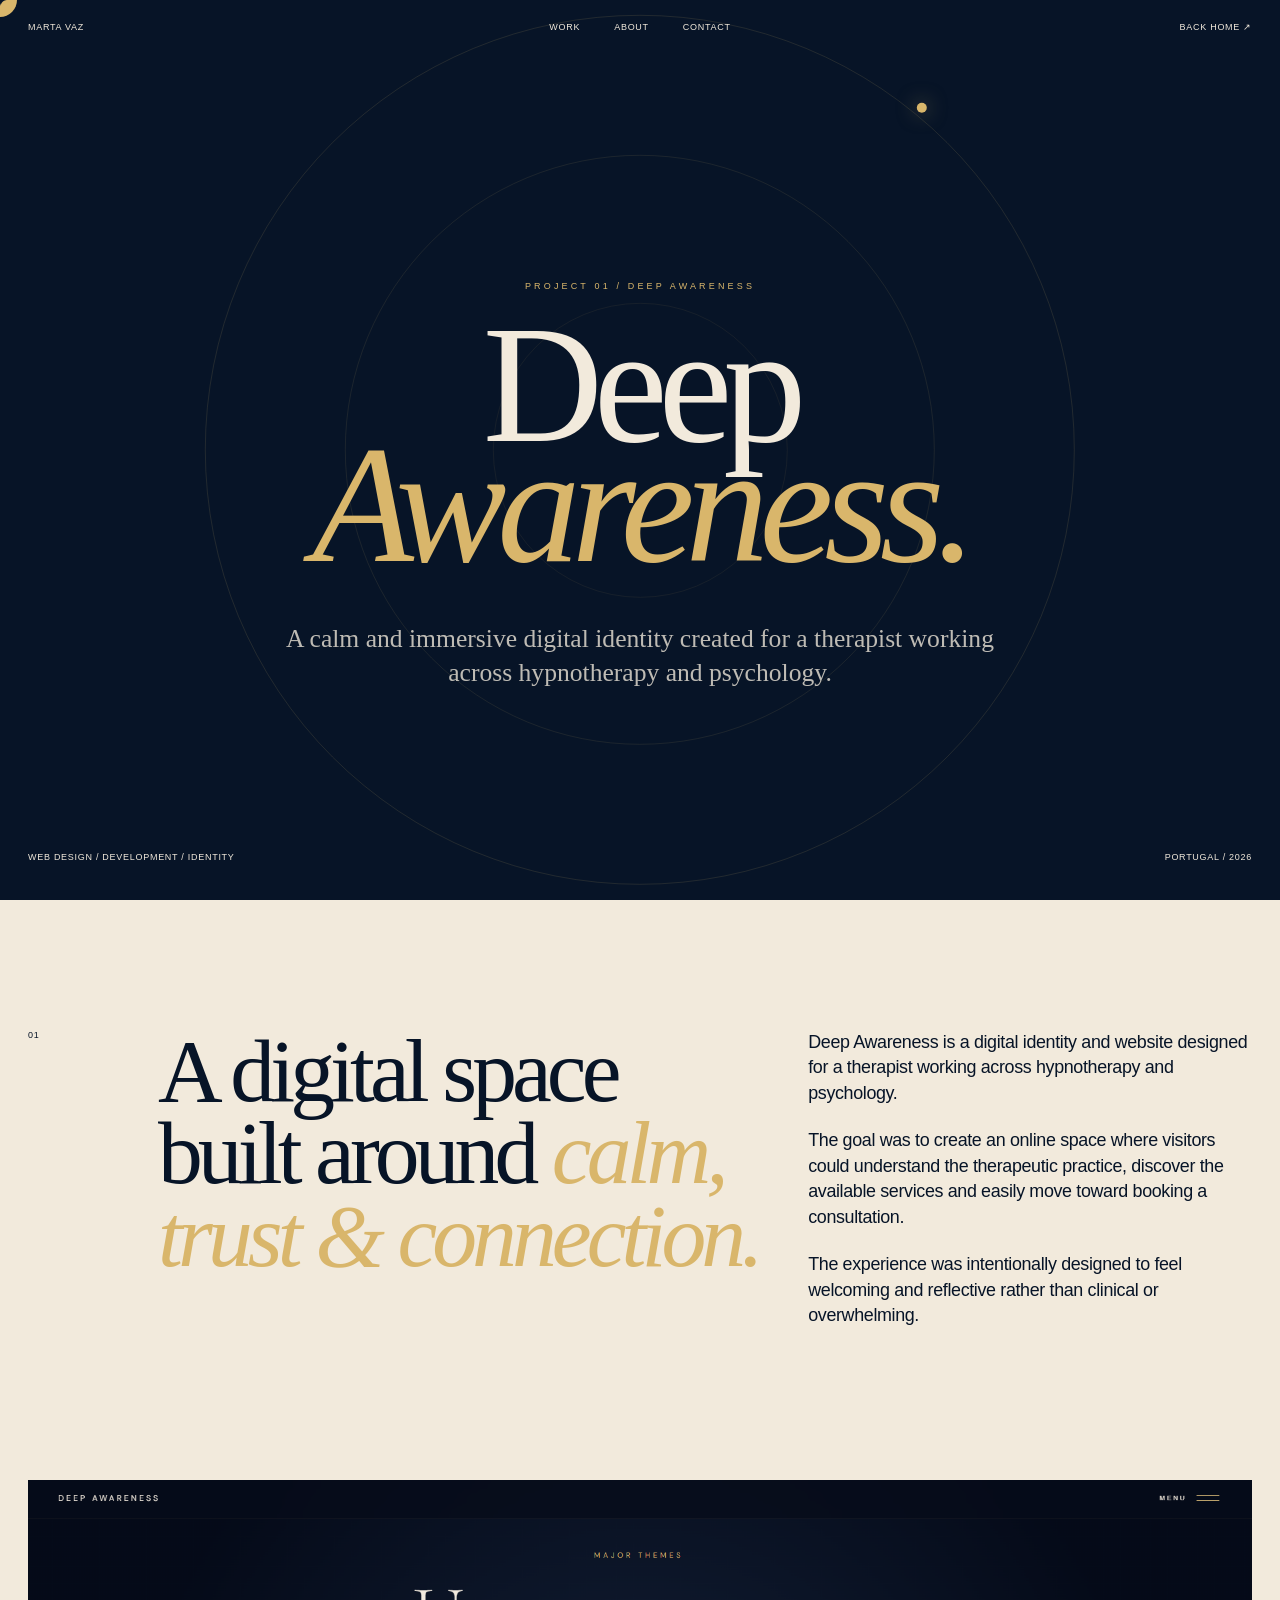
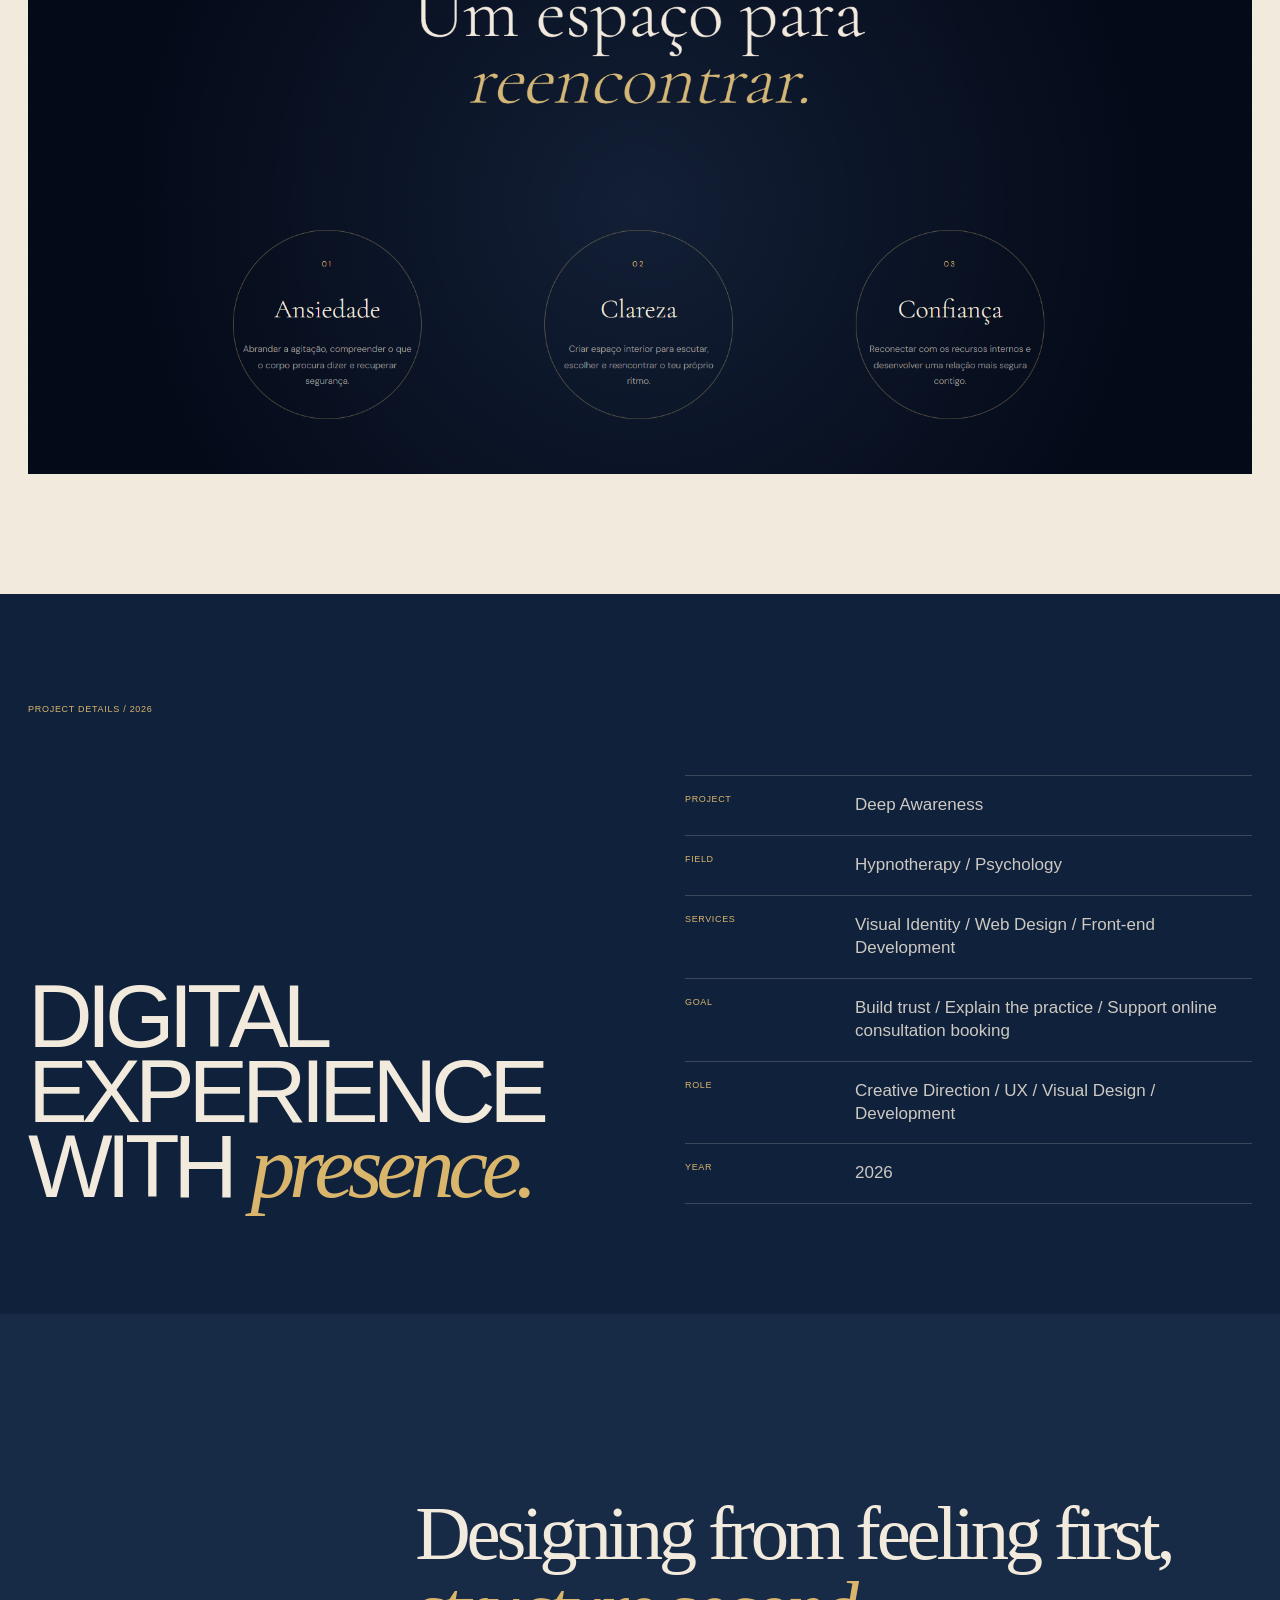
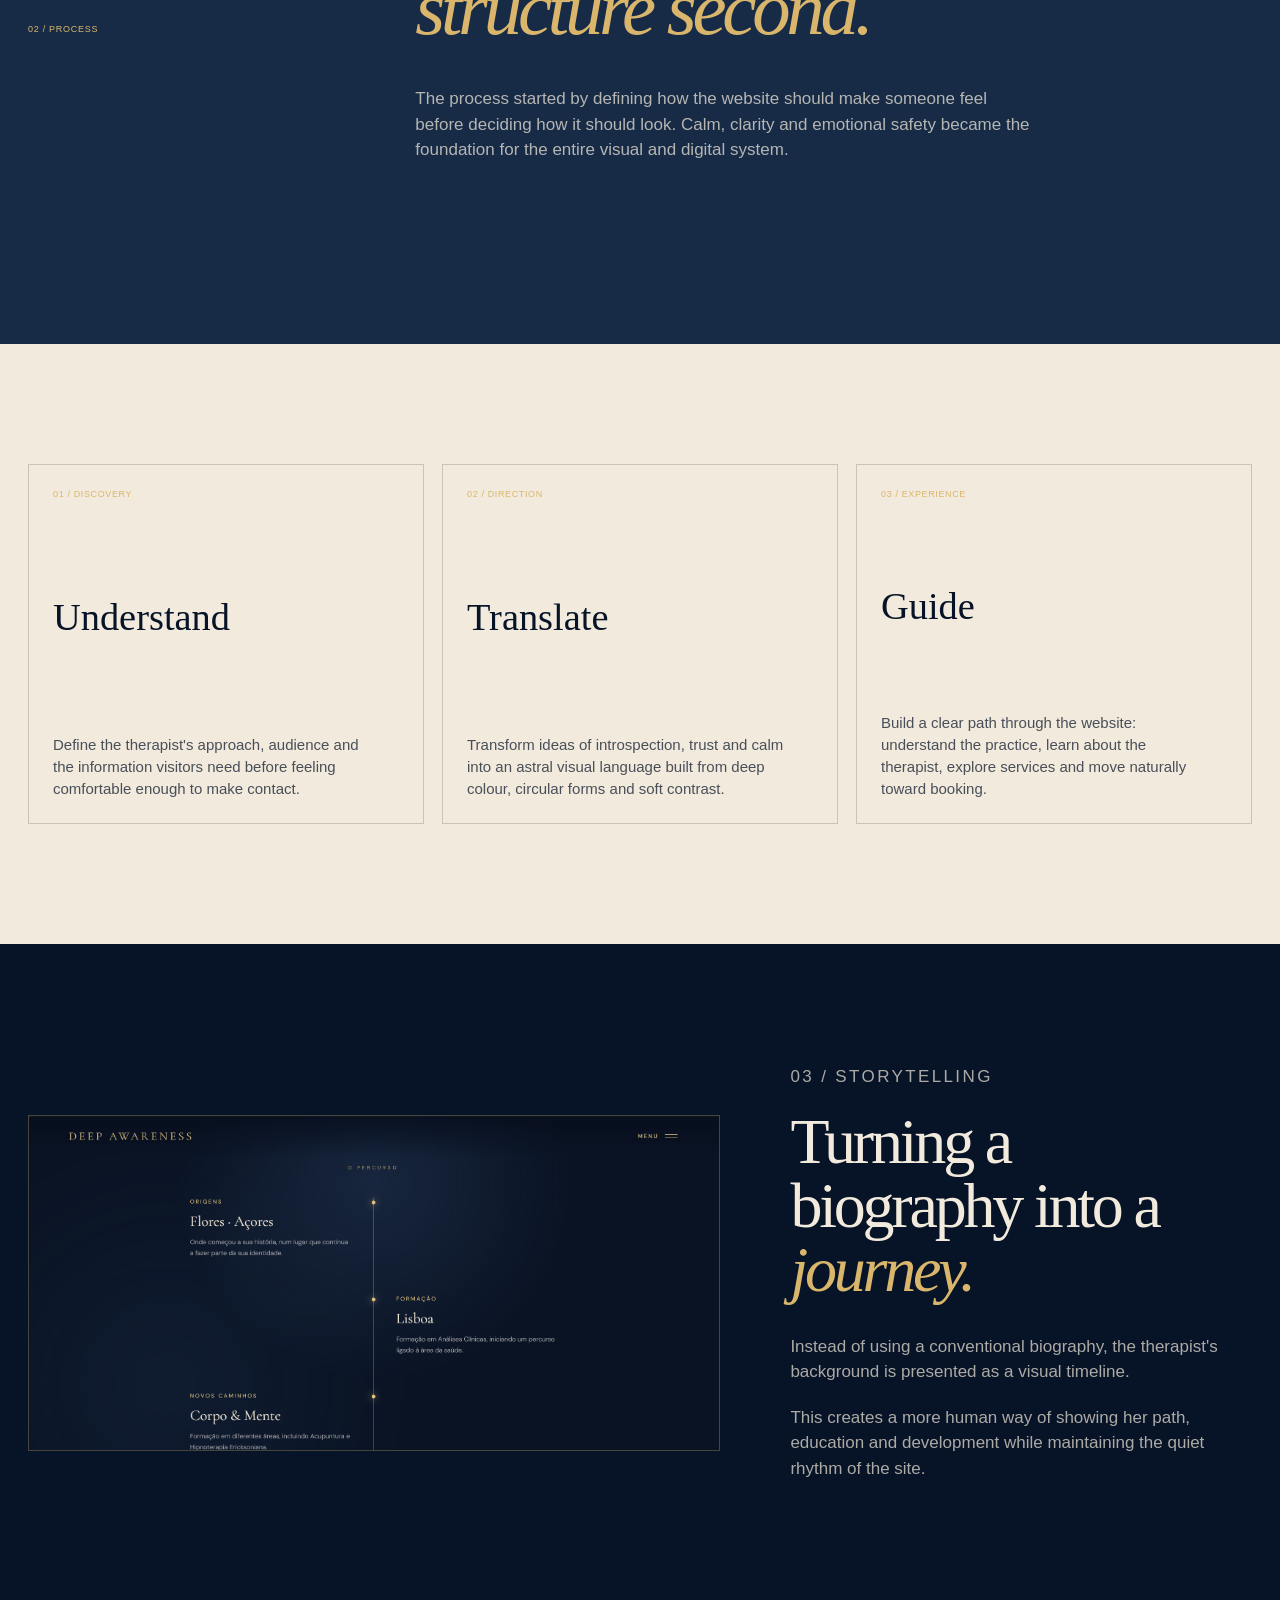
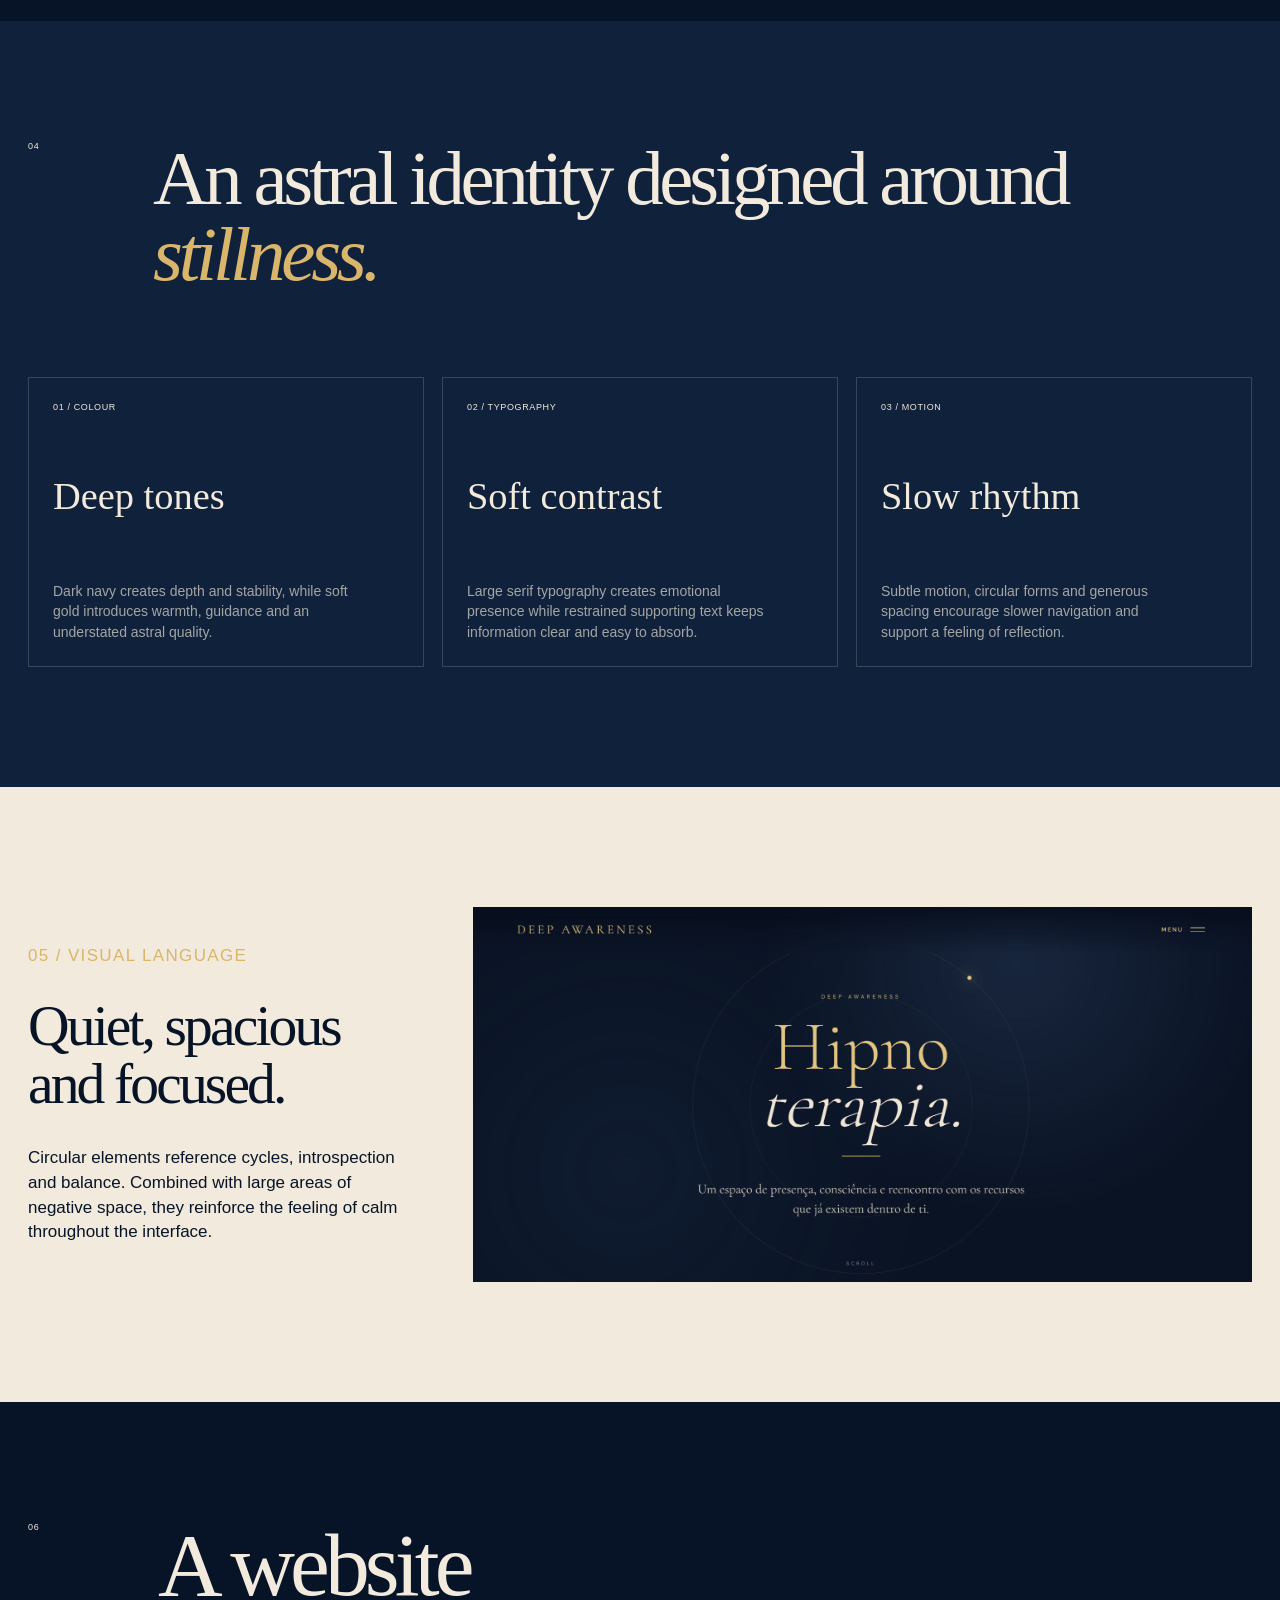
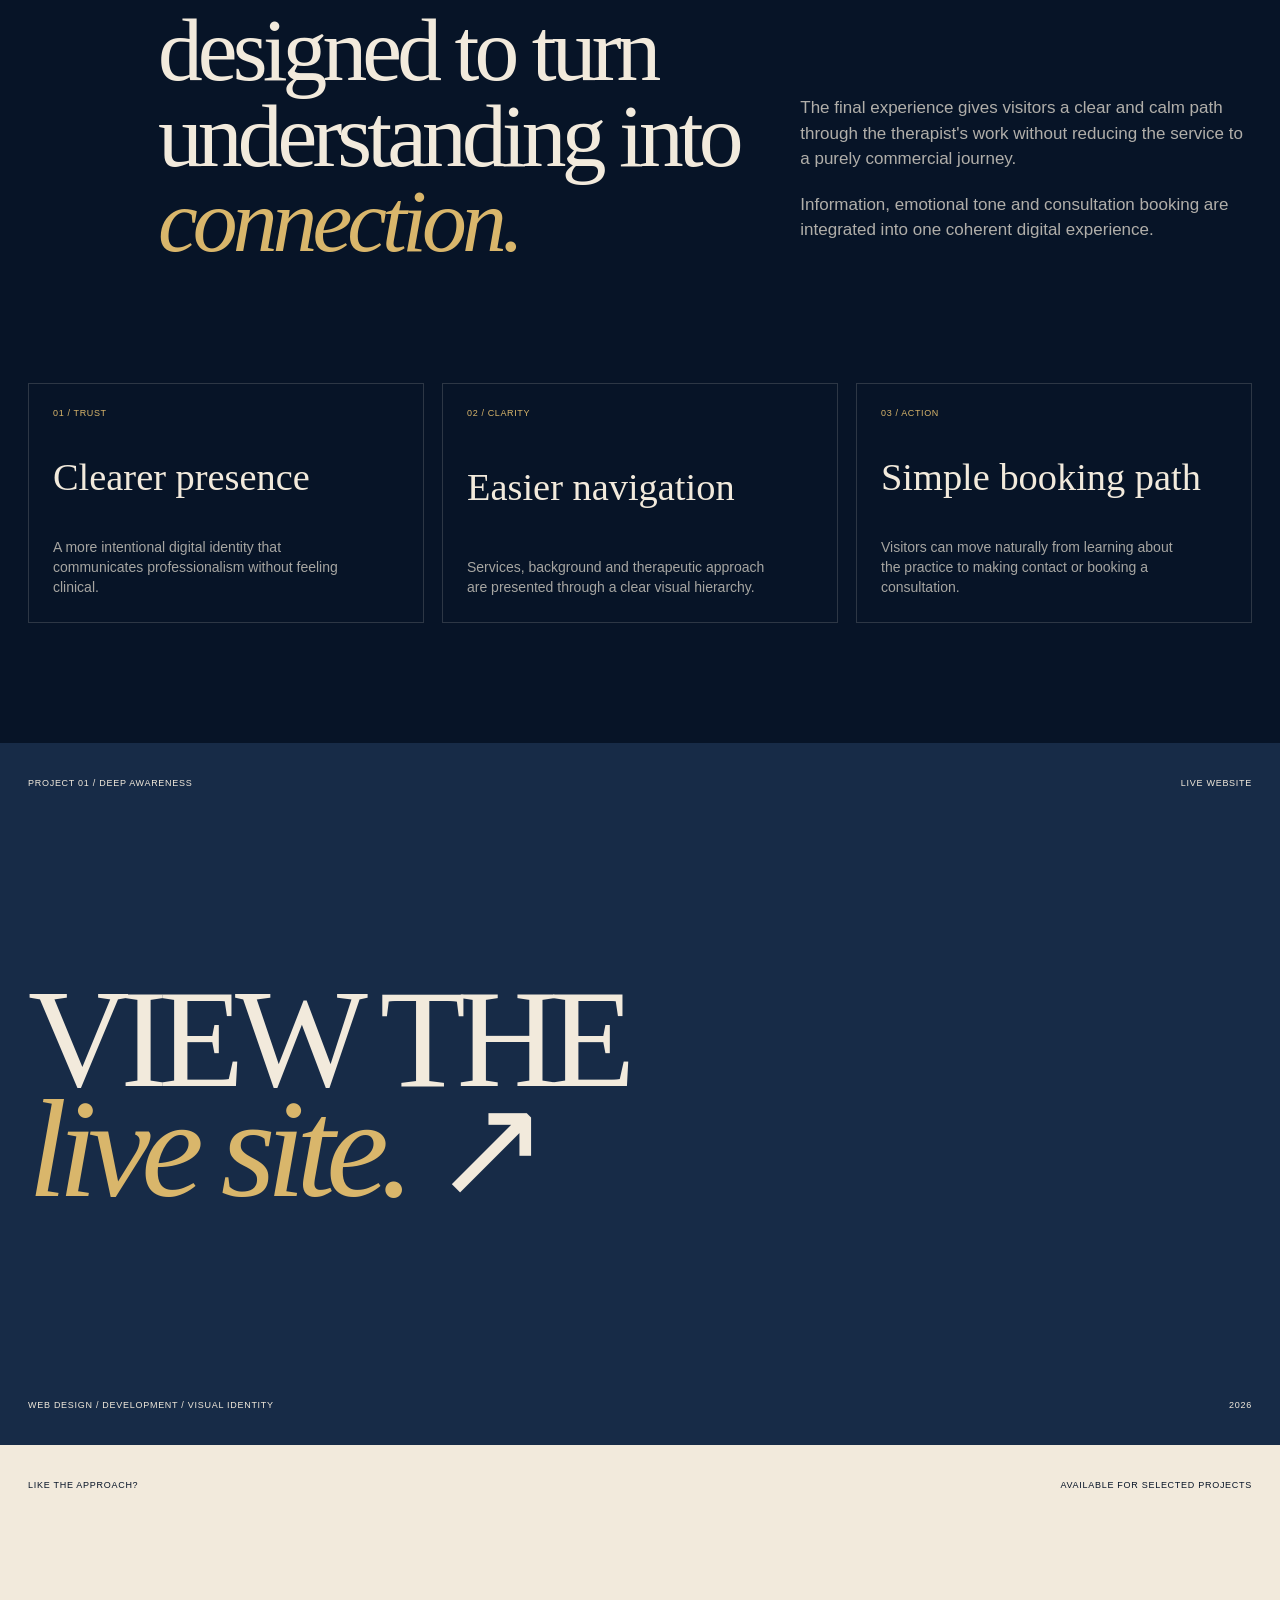
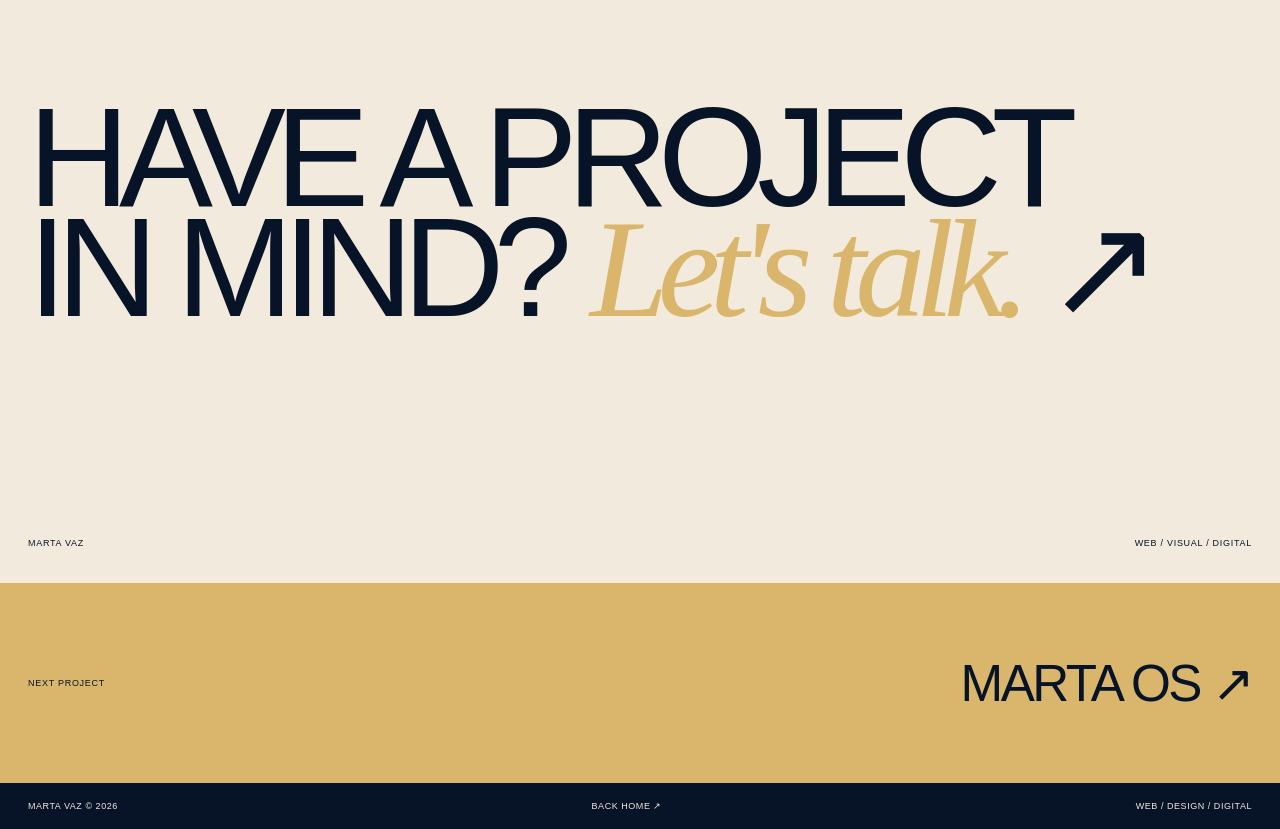
<file: designs/deep-awareness.html>
<!DOCTYPE html>
<html lang="en">

<head>

  <meta charset="UTF-8">

  <meta
    name="viewport"
    content="width=device-width, initial-scale=1.0"
  >

  <meta
    name="description"
    content="Deep Awareness — Web design, visual identity and development case study by Marta Vaz."
  >

  <title>Deep Awareness — Marta Vaz</title>


  <style>

    /* =========================================================
       COLOUR SYSTEM
    ========================================================= */

    :root {

      --navy: #071427;
      --navy-soft: #10213b;
      --navy-light: #172b47;

      --gold: #d9b66b;
      --gold-soft: #e8cf98;

      --cream: #f2eadc;
      --cream-soft: #f7f3eb;

      --mist: #aeb7c7;

      --white: #fffdf8;

    }



    /* =========================================================
       RESET
    ========================================================= */

    * {
      margin: 0;
      padding: 0;
      box-sizing: border-box;
    }


    html {
      scroll-behavior: smooth;
    }


    body {

      background: var(--cream);
      color: var(--navy);

      font-family:
        Arial,
        Helvetica,
        sans-serif;

      overflow-x: hidden;

    }


    a {
      color: inherit;
      text-decoration: none;
    }


    img {
      width: 100%;
      display: block;
    }


    ::selection {

      background: var(--gold);
      color: var(--navy);

    }



    /* =========================================================
       CURSOR
    ========================================================= */

    .cursor {

      position: fixed;

      left: 0;
      top: 0;

      width: 34px;
      height: 34px;

      border-radius: 50%;

      display: flex;
      align-items: center;
      justify-content: center;

      background: var(--gold);
      color: var(--navy);

      font-size: 16px;

      pointer-events: none;

      z-index: 9999;

      transform:
        translate(-50%, -50%);

      transition:
        width 0.25s ease,
        height 0.25s ease,
        background 0.25s ease,
        color 0.25s ease;

    }


    .cursor.link-mode {

      width: 90px;
      height: 90px;

      background: var(--cream);
      color: var(--navy);

      font-size: 9px;
      letter-spacing: 0.08em;

    }


    .cursor-text {
      display: none;
    }


    .cursor.link-mode .cursor-symbol {
      display: none;
    }


    .cursor.link-mode .cursor-text {
      display: block;
    }


    @media (pointer: fine) {

      body,
      a {
        cursor: none;
      }

    }


    @media (pointer: coarse) {

      .cursor {
        display: none;
      }

    }



    /* =========================================================
       HEADER
    ========================================================= */

    .header {

      position: absolute;

      top: 0;
      left: 0;

      width: 100%;

      padding:
        22px
        28px;

      display: grid;

      grid-template-columns:
        1fr
        auto
        1fr;

      align-items: center;

      color: var(--cream);

      z-index: 20;

      font-size: 9px;

      letter-spacing: 0.08em;

    }


    .header-center {

      display: flex;
      gap: 34px;

    }


    .header-right {
      justify-self: end;
    }


    .header a {

      position: relative;

    }


    .header a::after {

      content: "";

      position: absolute;

      left: 0;
      bottom: -5px;

      width: 0;
      height: 1px;

      background: currentColor;

      transition:
        width
        0.3s
        ease;

    }


    .header a:hover::after {
      width: 100%;
    }



    /* =========================================================
       HERO
    ========================================================= */

    .hero {

      min-height: 100vh;

      background: var(--navy);
      color: var(--cream);

      padding:
        120px
        28px
        38px;

      display: grid;

      grid-template-rows:
        1fr
        auto;

      position: relative;

      overflow: hidden;

    }


    .hero-orbit {

      position: absolute;

      width:
        min(
          68vw,
          900px
        );

      aspect-ratio: 1;

      border:
        1px solid
        rgba(217, 182, 107, 0.13);

      border-radius: 50%;

      left: 50%;
      top: 50%;

      transform:
        translate(-50%, -50%);

      pointer-events: none;

    }


    .hero-orbit::before {

      content: "";

      position: absolute;

      inset: 16%;

      border:
        1px solid
        rgba(217, 182, 107, 0.10);

      border-radius: 50%;

    }


    .hero-orbit::after {

      content: "";

      position: absolute;

      inset: 33%;

      border:
        1px solid
        rgba(217, 182, 107, 0.07);

      border-radius: 50%;

    }


    .orbit-dot {

      position: absolute;

      width: 10px;
      height: 10px;

      border-radius: 50%;

      background: var(--gold);

      right: 17%;
      top: 10%;

      box-shadow:
        0 0 20px
        rgba(217, 182, 107, 0.55);

    }


    .hero-content {

      position: relative;
      z-index: 3;

      display: flex;

      flex-direction: column;

      align-items: center;
      justify-content: center;

      text-align: center;

    }


    .hero-label {

      margin-bottom: 35px;

      color: var(--gold);

      font-size: 9px;
      letter-spacing: 0.35em;

    }


    .hero-title {

      font-family:
        Georgia,
        "Times New Roman",
        serif;

      font-size:
        clamp(
          88px,
          13vw,
          205px
        );

      line-height: 0.72;

      letter-spacing: -0.055em;

      font-weight: 400;

    }


    .hero-title span {
      display: block;
    }


    .hero-title em {

      color: var(--gold);

      font-weight: 400;

    }


    .hero-subtitle {

      margin-top: 56px;

      max-width: 760px;

      font-family:
        Georgia,
        "Times New Roman",
        serif;

      font-size:
        clamp(
          19px,
          2vw,
          30px
        );

      line-height: 1.35;

      color:
        rgba(242, 234, 220, 0.78);

    }


    .hero-bottom {

      position: relative;
      z-index: 3;

      display: flex;

      justify-content: space-between;

      gap: 30px;

      font-size: 9px;
      letter-spacing: 0.08em;

    }



    /* =========================================================
       PROJECT DESCRIPTION
    ========================================================= */

    .overview {

      padding:
        130px
        28px;

      background: var(--cream);

      display: grid;

      grid-template-columns:
        90px
        1.1fr
        0.8fr;

      gap: 40px;

    }


    .section-number {

      font-size: 9px;
      letter-spacing: 0.07em;

    }


    .overview-title {

      font-family:
        Georgia,
        "Times New Roman",
        serif;

      font-size:
        clamp(
          58px,
          7vw,
          114px
        );

      line-height: 0.92;

      letter-spacing: -0.055em;

      font-weight: 400;

    }


    .overview-title em {

      color: var(--gold);
      font-weight: 400;

    }


    .overview-copy {

      align-self: end;

      max-width: 480px;

    }


    .overview-copy p {

      margin-bottom: 22px;

      font-size:
        clamp(
          17px,
          1.4vw,
          21px
        );

      line-height: 1.42;

      letter-spacing: -0.02em;

    }



    /* =========================================================
       HERO SCREENSHOT
    ========================================================= */

    .full-image {

      padding:
        0
        28px
        120px;

      background: var(--cream);

    }


    .image-frame {

      width: 100%;

      overflow: hidden;

      background: var(--navy);

    }


    .image-frame img {

      transition:
        transform
        0.8s
        cubic-bezier(.2,.8,.2,1);

    }


    .image-frame:hover img {
      transform: scale(1.018);
    }



    /* =========================================================
       PROJECT INFO
    ========================================================= */

    .project-info {

      background: var(--navy-soft);

      color: var(--cream);

      padding:
        110px
        28px;

      display: grid;

      grid-template-columns:
        1fr
        1fr;

      gap: 90px;

    }


    .project-info-left {

      min-height: 500px;

      display: flex;
      flex-direction: column;
      justify-content: space-between;

    }


    .project-info-kicker {

      color: var(--gold);

      font-size: 9px;
      letter-spacing: 0.08em;

    }


    .project-info-title {

      font-size:
        clamp(
          55px,
          7vw,
          115px
        );

      line-height: 0.84;

      letter-spacing: -0.07em;

      font-weight: 500;

    }


    .project-info-title em {

      font-family:
        Georgia,
        "Times New Roman",
        serif;

      color: var(--gold);
      font-weight: 400;

    }


    .project-info-right {
      align-self: end;
    }


    .info-row {

      padding:
        18px
        0;

      border-top:
        1px solid
        rgba(242,234,220,0.19);

      display: grid;

      grid-template-columns:
        140px
        1fr;

      gap: 30px;

    }


    .info-row:last-child {

      border-bottom:
        1px solid
        rgba(242,234,220,0.19);

    }


    .info-label {

      color: var(--gold);

      font-size: 9px;
      letter-spacing: 0.07em;

    }


    .info-value {

      color:
        rgba(242, 234, 220, 0.84);

      font-size: 17px;
      line-height: 1.35;

    }



    /* =========================================================
       PROCESS INTRO
    ========================================================= */

    .process-intro {

      min-height: 70vh;

      padding:
        100px
        28px;

      background: var(--navy-light);
      color: var(--cream);

      display: grid;

      grid-template-columns:
        0.55fr
        1.45fr;

      gap: 70px;

      align-items: center;

    }


    .process-label {

      color: var(--gold);

      font-size: 9px;
      letter-spacing: 0.08em;

    }


    .process-title {

      font-family:
        Georgia,
        "Times New Roman",
        serif;

      font-size:
        clamp(
          50px,
          6vw,
          98px
        );

      line-height: 0.98;

      letter-spacing: -0.055em;

      font-weight: 400;

    }


    .process-title em {
      color: var(--gold);
    }


    .process-description {

      margin-top: 40px;

      max-width: 620px;

      color:
        rgba(242,234,220,0.72);

      font-size: 17px;
      line-height: 1.5;

    }



    /* =========================================================
       PROCESS STEPS
    ========================================================= */

    .process {

      padding:
        120px
        28px;

      background: var(--cream);

    }


    .process-grid {

      display: grid;

      grid-template-columns:
        repeat(3, 1fr);

      gap: 18px;

    }


    .process-card {

      min-height: 360px;

      padding: 24px;

      border:
        1px solid
        rgba(7,20,39,0.18);

      display: flex;

      flex-direction: column;

      justify-content: space-between;

      transition:
        background
        0.35s ease,
        color
        0.35s ease;

    }


    .process-card:hover {

      background: var(--navy);
      color: var(--cream);

    }


    .process-card-number {

      font-size: 9px;
      letter-spacing: 0.07em;

      color: var(--gold);

    }


    .process-card-title {

      font-family:
        Georgia,
        "Times New Roman",
        serif;

      font-size:
        clamp(
          34px,
          3vw,
          50px
        );

      line-height: 1;

      font-weight: 400;

    }


    .process-card p {

      max-width: 320px;

      font-size: 15px;
      line-height: 1.45;

      color:
        rgba(7,20,39,0.72);

    }


    .process-card:hover p {
      color: rgba(242,234,220,0.76);
    }



    /* =========================================================
       IMAGE + STORY
    ========================================================= */

    .story {

      padding:
        120px
        28px;

      background: var(--navy);
      color: var(--cream);

      display: grid;

      grid-template-columns:
        1.2fr
        0.8fr;

      gap: 70px;

      align-items: center;

    }


    .story-image {

      overflow: hidden;

      border:
        1px solid
        rgba(217,182,107,0.30);

    }


    .story-image img {

      transition:
        transform
        0.8s
        ease;

    }


    .story-image:hover img {
      transform: scale(1.02);
    }


    .story-copy {

      max-width: 540px;

    }


    .story-label {

      margin-bottom: 28px;

      color: var(--gold);

      font-size: 9px;
      letter-spacing: 0.14em;

    }


    .story-title {

      margin-bottom: 32px;

      font-family:
        Georgia,
        "Times New Roman",
        serif;

      font-size:
        clamp(
          46px,
          5vw,
          78px
        );

      line-height: 1;

      letter-spacing: -0.05em;

      font-weight: 400;

    }


    .story-title em {
      color: var(--gold);
    }


    .story-copy p {

      margin-bottom: 20px;

      color:
        rgba(242,234,220,0.70);

      font-size: 17px;
      line-height: 1.5;

    }



    /* =========================================================
       VISUAL IDENTITY
    ========================================================= */

    .identity {

      padding:
        120px
        28px;

      background: var(--navy-soft);
      color: var(--cream);

    }


    .identity-heading {

      display: grid;

      grid-template-columns:
        90px
        1fr;

      gap: 35px;

      margin-bottom: 85px;

    }


    .identity-title {

      max-width: 1000px;

      font-family:
        Georgia,
        "Times New Roman",
        serif;

      font-size:
        clamp(
          50px,
          6vw,
          95px
        );

      line-height: 0.98;

      letter-spacing: -0.055em;

      font-weight: 400;

    }


    .identity-title em {
      color: var(--gold);
    }


    .identity-grid {

      display: grid;

      grid-template-columns:
        repeat(3, 1fr);

      gap: 18px;

    }


    .identity-card {

      min-height: 290px;

      padding: 24px;

      border:
        1px solid
        rgba(242,234,220,0.18);

      display: flex;

      flex-direction: column;

      justify-content: space-between;

      transition:
        background
        0.35s ease,
        color
        0.35s ease;

    }


    .identity-card:hover {

      background: var(--gold);
      color: var(--navy);

    }


    .identity-card-number {

      font-size: 9px;
      letter-spacing: 0.07em;

    }


    .identity-card-title {

      font-family:
        Georgia,
        "Times New Roman",
        serif;

      font-size:
        clamp(
          30px,
          3vw,
          48px
        );

      font-weight: 400;

    }


    .identity-card p {

      max-width: 300px;

      font-size: 14px;
      line-height: 1.45;

      color:
        rgba(242,234,220,0.66);

    }


    .identity-card:hover p {
      color: var(--navy);
    }



    /* =========================================================
       THIRD IMAGE
    ========================================================= */

    .visual-language {

      padding:
        120px
        28px;

      background: var(--cream);

      display: grid;

      grid-template-columns:
        0.65fr
        1.35fr;

      gap: 70px;

      align-items: center;

    }


    .visual-copy {

      max-width: 420px;

    }


    .visual-label {

      margin-bottom: 28px;

      color: var(--gold);

      font-size: 9px;
      letter-spacing: 0.08em;

    }


    .visual-title {

      margin-bottom: 34px;

      font-family:
        Georgia,
        "Times New Roman",
        serif;

      font-size:
        clamp(
          45px,
          4.5vw,
          75px
        );

      line-height: 1;

      letter-spacing: -0.05em;

      font-weight: 400;

    }


    .visual-copy p {

      font-size: 17px;
      line-height: 1.45;

    }


    .visual-image {

      overflow: hidden;

      background: var(--navy);

    }


    .visual-image img {

      transition:
        transform
        0.8s
        ease;

    }


    .visual-image:hover img {
      transform: scale(1.02);
    }



    /* =========================================================
       RESULTS
    ========================================================= */

    .results {

      padding:
        120px
        28px;

      background: var(--navy);

      color: var(--cream);

      display: grid;

      grid-template-columns:
        90px
        1fr
        0.75fr;

      gap: 40px;

    }


    .results-title {

      font-family:
        Georgia,
        "Times New Roman",
        serif;

      font-size:
        clamp(
          56px,
          7vw,
          112px
        );

      line-height: 0.95;

      letter-spacing: -0.055em;

      font-weight: 400;

    }


    .results-title em {
      color: var(--gold);
    }


    .results-copy {

      align-self: end;

      max-width: 500px;

    }


    .results-copy p {

      margin-bottom: 20px;

      color:
        rgba(242,234,220,0.72);

      font-size: 17px;
      line-height: 1.5;

    }



    /* =========================================================
       RESULT CARDS
    ========================================================= */

    .results-cards {

      padding:
        0
        28px
        120px;

      background: var(--navy);

      color: var(--cream);

    }


    .results-grid {

      display: grid;

      grid-template-columns:
        repeat(3, 1fr);

      gap: 18px;

    }


    .result-card {

      min-height: 240px;

      padding: 24px;

      border:
        1px solid
        rgba(242,234,220,0.16);

      display: flex;

      flex-direction: column;

      justify-content: space-between;

    }


    .result-card span {

      color: var(--gold);

      font-size: 9px;
      letter-spacing: 0.07em;

    }


    .result-card h3 {

      font-family:
        Georgia,
        "Times New Roman",
        serif;

      font-size:
        clamp(
          30px,
          3vw,
          46px
        );

      font-weight: 400;

    }


    .result-card p {

      max-width: 300px;

      color:
        rgba(242,234,220,0.68);

      font-size: 14px;
      line-height: 1.45;

    }



    /* =========================================================
       LIVE WEBSITE
    ========================================================= */

    .live {

      min-height: 78vh;

      padding:
        35px
        28px;

      background: var(--navy-light);
      color: var(--cream);

      display: flex;

      flex-direction: column;

      justify-content: space-between;

    }


    .live-meta {

      display: flex;

      justify-content: space-between;

      gap: 30px;

      font-size: 9px;
      letter-spacing: 0.08em;

    }


    .live-link {

      font-family:
        Georgia,
        "Times New Roman",
        serif;

      font-size:
        clamp(
          70px,
          11vw,
          180px
        );

      line-height: 0.78;

      letter-spacing: -0.065em;

    }


    .live-link em {

      color: var(--gold);

      font-weight: 400;

    }


    .live-link:hover em {
      font-style: italic;
    }



    /* =========================================================
       CONTACT CTA
    ========================================================= */

    .contact-cta {

      min-height: 82vh;

      padding:
        35px
        28px;

      background: var(--cream);

      display: flex;

      flex-direction: column;

      justify-content: space-between;

    }


    .contact-meta {

      display: flex;

      justify-content: space-between;

      gap: 30px;

      font-size: 9px;
      letter-spacing: 0.08em;

    }


    .contact-title {

      font-size:
        clamp(
          70px,
          11vw,
          185px
        );

      line-height: 0.78;

      letter-spacing: -0.075em;

      font-weight: 500;

    }


    .contact-title em {

      font-family:
        Georgia,
        "Times New Roman",
        serif;

      color: var(--gold);

      font-weight: 400;

    }


    .contact-title:hover em {
      font-style: italic;
    }



    /* =========================================================
       NEXT PROJECT
    ========================================================= */

    .next-project {

      padding:
        70px
        28px;

      background: var(--gold);
      color: var(--navy);

      display: flex;

      justify-content: space-between;

      gap: 30px;

      align-items: center;

    }


    .next-small {

      font-size: 9px;
      letter-spacing: 0.08em;

    }


    .next-title {

      font-size:
        clamp(
          34px,
          4vw,
          65px
        );

      font-weight: 500;

      letter-spacing: -0.05em;

    }


    .next-project:hover .next-title {
      font-style: italic;
    }



    /* =========================================================
       FOOTER
    ========================================================= */

    footer {

      padding:
        18px
        28px;

      background: var(--navy);
      color: var(--cream);

      display: flex;

      justify-content: space-between;

      gap: 25px;

      font-size: 9px;
      letter-spacing: 0.06em;

    }



    /* =========================================================
       REVEAL
    ========================================================= */

    .reveal {

      opacity: 0;

      transform:
        translateY(35px);

      transition:
        opacity
        0.9s ease,
        transform
        0.9s
        cubic-bezier(.2,.7,.2,1);

    }


    .reveal.visible {

      opacity: 1;
      transform: translateY(0);

    }



    /* =========================================================
       TABLET
    ========================================================= */

    @media (max-width: 1000px) {


      .overview {

        grid-template-columns:
          60px
          1fr;

      }


      .overview-copy {

        grid-column: 2;

        margin-top: 55px;

      }


      .project-info {

        gap: 55px;

      }


      .process-grid,
      .identity-grid,
      .results-grid {

        grid-template-columns:
          repeat(2, 1fr);

      }


      .story {

        grid-template-columns:
          1fr
          0.8fr;

        gap: 45px;

      }


      .results {

        grid-template-columns:
          60px
          1fr;

      }


      .results-copy {

        grid-column: 2;

        margin-top: 50px;

      }

    }


/* =========================================================
   MOBILE — STABLE VERSION
========================================================= */

@media (max-width: 700px) {


  /* -----------------------------------------
     GLOBAL
  ----------------------------------------- */

  body {
    overflow-x: hidden;
  }


  img {
    max-width: 100%;
    height: auto;
  }


  /* -----------------------------------------
     HEADER
  ----------------------------------------- */

  .header {
    position: absolute;

    padding:
      18px
      16px;

    display: grid;

    grid-template-columns:
      1fr
      auto;

    align-items: center;

    font-size: 8px;
  }


  .header-center {
    display: none;
  }


  .header-right {
    justify-self: end;

    white-space: nowrap;
  }


  /* -----------------------------------------
     HERO
  ----------------------------------------- */

  .hero {
    min-height: 100svh;

    padding:
      100px
      16px
      30px;

    display: flex;

    flex-direction: column;

    justify-content: space-between;
  }


  .hero-orbit {
    width: 125vw;

    max-width: none;

    opacity: 0.65;
  }


  .hero-content {
    width: 100%;

    margin: auto 0;

    padding:
      60px
      0;

    display: flex;

    align-items: center;
  }


  .hero-label {
    margin-bottom: 32px;

    font-size: 7px;

    letter-spacing: 0.22em;
  }


  .hero-title {
    width: 100%;

    font-size: clamp(
      74px,
      22vw,
      110px
    );

    line-height: 0.76;
  }


  .hero-subtitle {
    width: 100%;

    max-width: 320px;

    margin-top: 42px;

    font-size: 18px;

    line-height: 1.4;
  }


  .hero-bottom {
    display: flex;

    justify-content: space-between;

    gap: 20px;

    font-size: 7px;

    line-height: 1.4;
  }


  /* -----------------------------------------
     OVERVIEW
  ----------------------------------------- */

  .overview {
    padding:
      90px
      16px;

    display: block;
  }


  .overview .section-number {
    display: block;

    margin-bottom: 35px;
  }


  .overview-title {
    width: 100%;

    font-size: clamp(
      48px,
      13vw,
      76px
    );

    line-height: 0.98;
  }


  .overview-copy {
    width: 100%;

    max-width: 440px;

    margin-top: 55px;
  }


  .overview-copy p {
    font-size: 17px;

    line-height: 1.45;
  }


  /* -----------------------------------------
     MAIN SCREENSHOT
  ----------------------------------------- */

  .full-image {
    padding:
      0
      16px
      80px;
  }


  .image-frame {
    width: 100%;

    overflow: hidden;
  }


  .image-frame img {
    width: 100%;

    height: auto;

    transform: none;
  }


  /* -----------------------------------------
     PROJECT DETAILS
  ----------------------------------------- */

  .project-info {
    padding:
      85px
      16px;

    display: block;
  }


  .project-info-left {
    min-height: auto;

    display: block;

    margin-bottom: 70px;
  }


  .project-info-kicker {
    display: block;

    margin-bottom: 45px;
  }


  .project-info-title {
    width: 100%;

    font-size: clamp(
      48px,
      13vw,
      75px
    );

    line-height: 0.9;
  }


  .project-info-right {
    width: 100%;
  }


  .info-row {
    padding:
      16px
      0;

    display: grid;

    grid-template-columns:
      82px
      minmax(0, 1fr);

    gap: 18px;
  }


  .info-label {
    font-size: 7px;
  }


  .info-value {
    min-width: 0;

    font-size: 15px;

    line-height: 1.4;

    overflow-wrap: anywhere;
  }


  /* -----------------------------------------
     PROCESS INTRO
  ----------------------------------------- */

  .process-intro {
    min-height: auto;

    padding:
      85px
      16px;

    display: block;
  }


  .process-label {
    display: block;

    margin-bottom: 45px;
  }


  .process-title {
    width: 100%;

    font-size: clamp(
      46px,
      12vw,
      72px
    );

    line-height: 1;
  }


  .process-description {
    width: 100%;

    max-width: 500px;

    margin-top: 40px;

    font-size: 16px;

    line-height: 1.5;
  }


  /* -----------------------------------------
     PROCESS CARDS
  ----------------------------------------- */

  .process {
    padding:
      80px
      16px;
  }


  .process-grid {
    display: flex;

    flex-direction: column;

    gap: 14px;
  }


  .process-card {
    width: 100%;

    min-height: 250px;

    padding: 22px;
  }


  .process-card-title {
    font-size: 38px;
  }


  .process-card p {
    font-size: 15px;
  }


  /* -----------------------------------------
     STORY
  ----------------------------------------- */

  .story {
    padding:
      85px
      16px;

    display: flex;

    flex-direction: column;

    gap: 60px;
  }


  .story-image {
    width: 100%;
  }


  .story-image img {
    width: 100%;
    height: auto;
  }


  .story-copy {
    width: 100%;

    max-width: 500px;
  }


  .story-title {
    font-size: clamp(
      44px,
      12vw,
      70px
    );

    line-height: 1;
  }


  .story-copy p {
    font-size: 16px;

    line-height: 1.5;
  }


  /* -----------------------------------------
     VISUAL IDENTITY
  ----------------------------------------- */

  .identity {
    padding:
      85px
      16px;
  }


  .identity-heading {
    display: block;

    margin-bottom: 60px;
  }


  .identity-heading .section-number {
    display: block;

    margin-bottom: 35px;
  }


  .identity-title {
    width: 100%;

    font-size: clamp(
      46px,
      12vw,
      72px
    );

    line-height: 1;
  }


  .identity-grid {
    display: flex;

    flex-direction: column;

    gap: 14px;
  }


  .identity-card {
    width: 100%;

    min-height: 235px;

    padding: 22px;
  }


  .identity-card-title {
    font-size: 36px;
  }


  /* -----------------------------------------
     VISUAL LANGUAGE
  ----------------------------------------- */

  .visual-language {
    padding:
      85px
      16px;

    display: flex;

    flex-direction: column;

    gap: 55px;
  }


  .visual-copy {
    width: 100%;

    max-width: 470px;
  }


  .visual-title {
    font-size: clamp(
      42px,
      11vw,
      65px
    );

    line-height: 1;
  }


  .visual-copy p {
    font-size: 16px;

    line-height: 1.5;
  }


  .visual-image {
    width: 100%;
  }


  .visual-image img {
    width: 100%;

    height: auto;
  }


  /* -----------------------------------------
     RESULTS
  ----------------------------------------- */

  .results {
    padding:
      85px
      16px;

    display: block;
  }


  .results .section-number {
    display: block;

    margin-bottom: 35px;
  }


  .results-title {
    width: 100%;

    font-size: clamp(
      46px,
      12vw,
      72px
    );

    line-height: 1;
  }


  .results-copy {
    width: 100%;

    max-width: 480px;

    margin-top: 55px;
  }


  .results-copy p {
    font-size: 16px;

    line-height: 1.5;
  }


  /* -----------------------------------------
     RESULT CARDS
  ----------------------------------------- */

  .results-cards {
    padding:
      0
      16px
      85px;
  }


  .results-grid {
    display: flex;

    flex-direction: column;

    gap: 14px;
  }


  .result-card {
    width: 100%;

    min-height: 220px;

    padding: 22px;
  }


  .result-card h3 {
    font-size: 34px;
  }


  /* -----------------------------------------
     LIVE SITE
  ----------------------------------------- */

  .live {
    min-height: auto;

    padding:
      28px
      16px;
  }


  .live-meta {
    display: flex;

    justify-content: space-between;

    gap: 20px;

    font-size: 7px;

    line-height: 1.35;
  }


  .live-link {
    display: block;

    width: 100%;

    margin:
      130px
      0;

    font-size: clamp(
      58px,
      17vw,
      95px
    );

    line-height: 0.82;

    overflow-wrap: anywhere;
  }


  /* -----------------------------------------
     CONTACT
  ----------------------------------------- */

  .contact-cta {
    min-height: auto;

    padding:
      28px
      16px;
  }


  .contact-meta {
    display: flex;

    justify-content: space-between;

    gap: 20px;

    font-size: 7px;

    line-height: 1.35;
  }


  .contact-title {
    display: block;

    width: 100%;

    margin:
      130px
      0;

    font-size: clamp(
      54px,
      15vw,
      90px
    );

    line-height: 0.84;

    overflow-wrap: anywhere;
  }


  /* -----------------------------------------
     NEXT PROJECT
  ----------------------------------------- */

  .next-project {
    padding:
      55px
      16px;

    display: flex;

    flex-direction: column;

    align-items: flex-start;

    gap: 25px;
  }


  .next-title {
    font-size: 38px;

    line-height: 1;
  }


  /* -----------------------------------------
     FOOTER
  ----------------------------------------- */

  footer {
    padding:
      20px
      16px;

    display: flex;

    flex-direction: column;

    align-items: flex-start;

    gap: 12px;

    font-size: 8px;
  }


  /* -----------------------------------------
     CURSOR
  ----------------------------------------- */

  .cursor {
    display: none !important;
  }

}



/* =========================================================
   VERY SMALL MOBILE
========================================================= */

@media (max-width: 420px) {


  .hero-title {
    font-size: 21vw;
  }


  .hero-subtitle {
    font-size: 17px;
  }


  .overview-title,
  .project-info-title {
    font-size: 12.5vw;
  }


  .process-title,
  .identity-title,
  .results-title {
    font-size: 11.5vw;
  }


  .story-title,
  .visual-title {
    font-size: 11vw;
  }


  .live-link {
    font-size: 16vw;
  }


  .contact-title {
    font-size: 14.5vw;
  }


  .info-row {
    grid-template-columns:
      70px
      minmax(0, 1fr);
  }

}

  </style>

</head>



<body>


  <!-- CUSTOM CURSOR -->

  <div class="cursor">

    <span class="cursor-symbol">
      ✦
    </span>

    <span class="cursor-text">
      OPEN ↗
    </span>

  </div>



  <!-- ======================================================
       HEADER
  ======================================================= -->

  <header class="header">


    <a href="../index.html">
      MARTA VAZ
    </a>


    <nav class="header-center">

      <a href="../index.html#work">
        WORK
      </a>

      <a href="../about.html">
        ABOUT
      </a>

      <a href="../contact.html">
        CONTACT
      </a>

    </nav>


    <a
      href="../index.html"
      class="header-right"
    >
      BACK HOME ↗
    </a>


  </header>



  <main>



    <!-- ======================================================
         HERO
    ======================================================= -->

    <section class="hero">


      <div class="hero-orbit">
        <span class="orbit-dot"></span>
      </div>


      <div class="hero-content">


        <p class="hero-label">
          PROJECT 01 / DEEP AWARENESS
        </p>


        <h1 class="hero-title">

          <span>
            Deep
          </span>

          <span>
            <em>
              Awareness.
            </em>
          </span>

        </h1>


        <p class="hero-subtitle">

          A calm and immersive digital identity
          created for a therapist working across
          hypnotherapy and psychology.

        </p>


      </div>


      <div class="hero-bottom">

        <span>
          WEB DESIGN / DEVELOPMENT / IDENTITY
        </span>

        <span>
          PORTUGAL / 2026
        </span>

      </div>


    </section>



    <!-- ======================================================
         PROJECT OVERVIEW
    ======================================================= -->

    <section class="overview reveal">


      <span class="section-number">
        01
      </span>


      <h2 class="overview-title">

        A digital space
        built around

        <em>
          calm, trust
          & connection.
        </em>

      </h2>


      <div class="overview-copy">


        <p>

          Deep Awareness is a digital identity
          and website designed for a therapist
          working across hypnotherapy and psychology.

        </p>


        <p>

          The goal was to create an online space
          where visitors could understand the
          therapeutic practice, discover the available
          services and easily move toward booking
          a consultation.

        </p>


        <p>

          The experience was intentionally designed
          to feel welcoming and reflective rather
          than clinical or overwhelming.

        </p>


      </div>


    </section>



    <!-- ======================================================
         MAIN SCREENSHOT
    ======================================================= -->

    <section class="full-image reveal">


      <div class="image-frame">

        <img
          src="../imagens/deep-awareness-01.png"
          alt="Deep Awareness homepage"
        >

      </div>


    </section>



    <!-- ======================================================
         PROJECT INFORMATION
    ======================================================= -->

    <section class="project-info reveal">


      <div class="project-info-left">


        <p class="project-info-kicker">
          PROJECT DETAILS / 2026
        </p>


        <h2 class="project-info-title">

          DIGITAL<br>

          EXPERIENCE<br>

          WITH

          <em>
            presence.
          </em>

        </h2>


      </div>


      <div class="project-info-right">


        <div class="info-row">

          <span class="info-label">
            PROJECT
          </span>

          <span class="info-value">
            Deep Awareness
          </span>

        </div>


        <div class="info-row">

          <span class="info-label">
            FIELD
          </span>

          <span class="info-value">
            Hypnotherapy / Psychology
          </span>

        </div>


        <div class="info-row">

          <span class="info-label">
            SERVICES
          </span>

          <span class="info-value">
            Visual Identity / Web Design /
            Front-end Development
          </span>

        </div>


        <div class="info-row">

          <span class="info-label">
            GOAL
          </span>

          <span class="info-value">
            Build trust / Explain the practice /
            Support online consultation booking
          </span>

        </div>


        <div class="info-row">

          <span class="info-label">
            ROLE
          </span>

          <span class="info-value">
            Creative Direction / UX /
            Visual Design / Development
          </span>

        </div>


        <div class="info-row">

          <span class="info-label">
            YEAR
          </span>

          <span class="info-value">
            2026
          </span>

        </div>


      </div>


    </section>



    <!-- ======================================================
         PROCESS INTRO
    ======================================================= -->

    <section class="process-intro reveal">


      <p class="process-label">
        02 / PROCESS
      </p>


      <div>


        <h2 class="process-title">

          Designing from
          feeling first,

          <em>
            structure second.
          </em>

        </h2>


        <p class="process-description">

          The process started by defining how the
          website should make someone feel before
          deciding how it should look. Calm, clarity
          and emotional safety became the foundation
          for the entire visual and digital system.

        </p>


      </div>


    </section>



    <!-- ======================================================
         PROCESS STEPS
    ======================================================= -->

    <section class="process reveal">


      <div class="process-grid">


        <article class="process-card">


          <span class="process-card-number">
            01 / DISCOVERY
          </span>


          <h3 class="process-card-title">
            Understand
          </h3>


          <p>

            Define the therapist's approach,
            audience and the information visitors
            need before feeling comfortable enough
            to make contact.

          </p>


        </article>


        <article class="process-card">


          <span class="process-card-number">
            02 / DIRECTION
          </span>


          <h3 class="process-card-title">
            Translate
          </h3>


          <p>

            Transform ideas of introspection,
            trust and calm into an astral visual
            language built from deep colour,
            circular forms and soft contrast.

          </p>


        </article>


        <article class="process-card">


          <span class="process-card-number">
            03 / EXPERIENCE
          </span>


          <h3 class="process-card-title">
            Guide
          </h3>


          <p>

            Build a clear path through the website:
            understand the practice, learn about
            the therapist, explore services and
            move naturally toward booking.

          </p>


        </article>


      </div>


    </section>



    <!-- ======================================================
         STORY / SCREENSHOT 02
    ======================================================= -->

    <section class="story reveal">


      <div class="story-image">


        <img
          src="../imagens/deep-awareness-02.png"
          alt="Deep Awareness therapist journey section"
        >


      </div>


      <div class="story-copy">


        <p class="story-label">
          03 / STORYTELLING
        </p>


        <h2 class="story-title">

          Turning a biography
          into a

          <em>
            journey.
          </em>

        </h2>


        <p>

          Instead of using a conventional biography,
          the therapist's background is presented as
          a visual timeline.

        </p>


        <p>

          This creates a more human way of showing
          her path, education and development while
          maintaining the quiet rhythm of the site.

        </p>


      </div>


    </section>



    <!-- ======================================================
         VISUAL IDENTITY
    ======================================================= -->

    <section class="identity reveal">


      <div class="identity-heading">


        <span class="section-number">
          04
        </span>


        <h2 class="identity-title">

          An astral identity
          designed around

          <em>
            stillness.
          </em>

        </h2>


      </div>


      <div class="identity-grid">


        <article class="identity-card">


          <span class="identity-card-number">
            01 / COLOUR
          </span>


          <h3 class="identity-card-title">
            Deep tones
          </h3>


          <p>

            Dark navy creates depth and stability,
            while soft gold introduces warmth,
            guidance and an understated astral quality.

          </p>


        </article>


        <article class="identity-card">


          <span class="identity-card-number">
            02 / TYPOGRAPHY
          </span>


          <h3 class="identity-card-title">
            Soft contrast
          </h3>


          <p>

            Large serif typography creates emotional
            presence while restrained supporting text
            keeps information clear and easy to absorb.

          </p>


        </article>


        <article class="identity-card">


          <span class="identity-card-number">
            03 / MOTION
          </span>


          <h3 class="identity-card-title">
            Slow rhythm
          </h3>


          <p>

            Subtle motion, circular forms and generous
            spacing encourage slower navigation and
            support a feeling of reflection.

          </p>


        </article>


      </div>


    </section>



    <!-- ======================================================
         VISUAL LANGUAGE / SCREENSHOT 03
    ======================================================= -->

    <section class="visual-language reveal">


      <div class="visual-copy">


        <p class="visual-label">
          05 / VISUAL LANGUAGE
        </p>


        <h2 class="visual-title">

          Quiet,
          spacious
          and focused.

        </h2>


        <p>

          Circular elements reference cycles,
          introspection and balance. Combined
          with large areas of negative space,
          they reinforce the feeling of calm
          throughout the interface.

        </p>


      </div>


      <div class="visual-image">


        <img
          src="../imagens/deep-awareness-03.png"
          alt="Deep Awareness major themes section"
        >


      </div>


    </section>



    <!-- ======================================================
         RESULTS
    ======================================================= -->

    <section class="results reveal">


      <span class="section-number">
        06
      </span>


      <h2 class="results-title">

        A website designed
        to turn understanding
        into

        <em>
          connection.
        </em>

      </h2>


      <div class="results-copy">


        <p>

          The final experience gives visitors
          a clear and calm path through the
          therapist's work without reducing the
          service to a purely commercial journey.

        </p>


        <p>

          Information, emotional tone and
          consultation booking are integrated
          into one coherent digital experience.

        </p>


      </div>


    </section>



    <!-- ======================================================
         RESULT CARDS
    ======================================================= -->

    <section class="results-cards reveal">


      <div class="results-grid">


        <article class="result-card">


          <span>
            01 / TRUST
          </span>


          <h3>
            Clearer presence
          </h3>


          <p>

            A more intentional digital identity
            that communicates professionalism
            without feeling clinical.

          </p>


        </article>


        <article class="result-card">


          <span>
            02 / CLARITY
          </span>


          <h3>
            Easier navigation
          </h3>


          <p>

            Services, background and therapeutic
            approach are presented through a clear
            visual hierarchy.

          </p>


        </article>


        <article class="result-card">


          <span>
            03 / ACTION
          </span>


          <h3>
            Simple booking path
          </h3>


          <p>

            Visitors can move naturally from
            learning about the practice to
            making contact or booking a consultation.

          </p>


        </article>


      </div>


    </section>



    <!-- ======================================================
         LIVE WEBSITE
    ======================================================= -->

    <section class="live reveal">


      <div class="live-meta">

        <span>
          PROJECT 01 / DEEP AWARENESS
        </span>

        <span>
          LIVE WEBSITE
        </span>

      </div>


      <a
        href="https://martaffbvaz-spec.github.io/eldas/index.html"
        target="_blank"
        rel="noopener"
        class="live-link external-link"
      >

        VIEW THE<br>

        <em>
          live site.
        </em>

        ↗

      </a>


      <div class="live-meta">

        <span>
          WEB DESIGN / DEVELOPMENT /
          VISUAL IDENTITY
        </span>

        <span>
          2026
        </span>

      </div>


    </section>



    <!-- ======================================================
         CONTACT
    ======================================================= -->

    <section class="contact-cta reveal">


      <div class="contact-meta">

        <span>
          LIKE THE APPROACH?
        </span>

        <span>
          AVAILABLE FOR SELECTED PROJECTS
        </span>

      </div>


      <a
        href="../contact.html"
        class="contact-title external-link"
      >

        HAVE A PROJECT<br>

        IN MIND?

        <em>
          Let's talk.
        </em>

        ↗

      </a>


      <div class="contact-meta">

        <span>
          MARTA VAZ
        </span>

        <span>
          WEB / VISUAL / DIGITAL
        </span>

      </div>


    </section>



    <!-- ======================================================
         NEXT PROJECT
    ======================================================= -->

    <a
      href="marta-os.html"
      class="next-project external-link"
    >

      <span class="next-small">
        NEXT PROJECT
      </span>

      <span class="next-title">
        MARTA OS ↗
      </span>

    </a>


  </main>



  <!-- ======================================================
       FOOTER
  ======================================================= -->

  <footer>

    <span>
      MARTA VAZ © 2026
    </span>

    <a href="../index.html">
      BACK HOME ↗
    </a>

    <span>
      WEB / DESIGN / DIGITAL
    </span>

  </footer>



  <!-- ======================================================
       JAVASCRIPT
  ======================================================= -->

  <script>


    /* SCROLL REVEAL */

    const revealElements =
      document.querySelectorAll(".reveal");


    const observer =
      new IntersectionObserver(

        (entries) => {

          entries.forEach((entry) => {

            if (entry.isIntersecting) {

              entry.target
                .classList
                .add("visible");

              observer
                .unobserve(entry.target);

            }

          });

        },

        {
          threshold: 0.1
        }

      );


    revealElements.forEach((element) => {

      observer.observe(element);

    });



    /* CUSTOM CURSOR */

    const cursor =
      document.querySelector(".cursor");


    const finePointer =
      window.matchMedia(
        "(pointer: fine)"
      );


    if (finePointer.matches) {


      document.addEventListener(

        "mousemove",

        (event) => {

          cursor.style.left =
            event.clientX + "px";

          cursor.style.top =
            event.clientY + "px";

        }

      );


      const interactiveLinks =
        document.querySelectorAll(
          ".external-link"
        );


      interactiveLinks.forEach((link) => {


        link.addEventListener(

          "mouseenter",

          () => {

            cursor
              .classList
              .add("link-mode");

          }

        );


        link.addEventListener(

          "mouseleave",

          () => {

            cursor
              .classList
              .remove("link-mode");

          }

        );


      });


    }


  </script>


</body>

</html>
</file>
